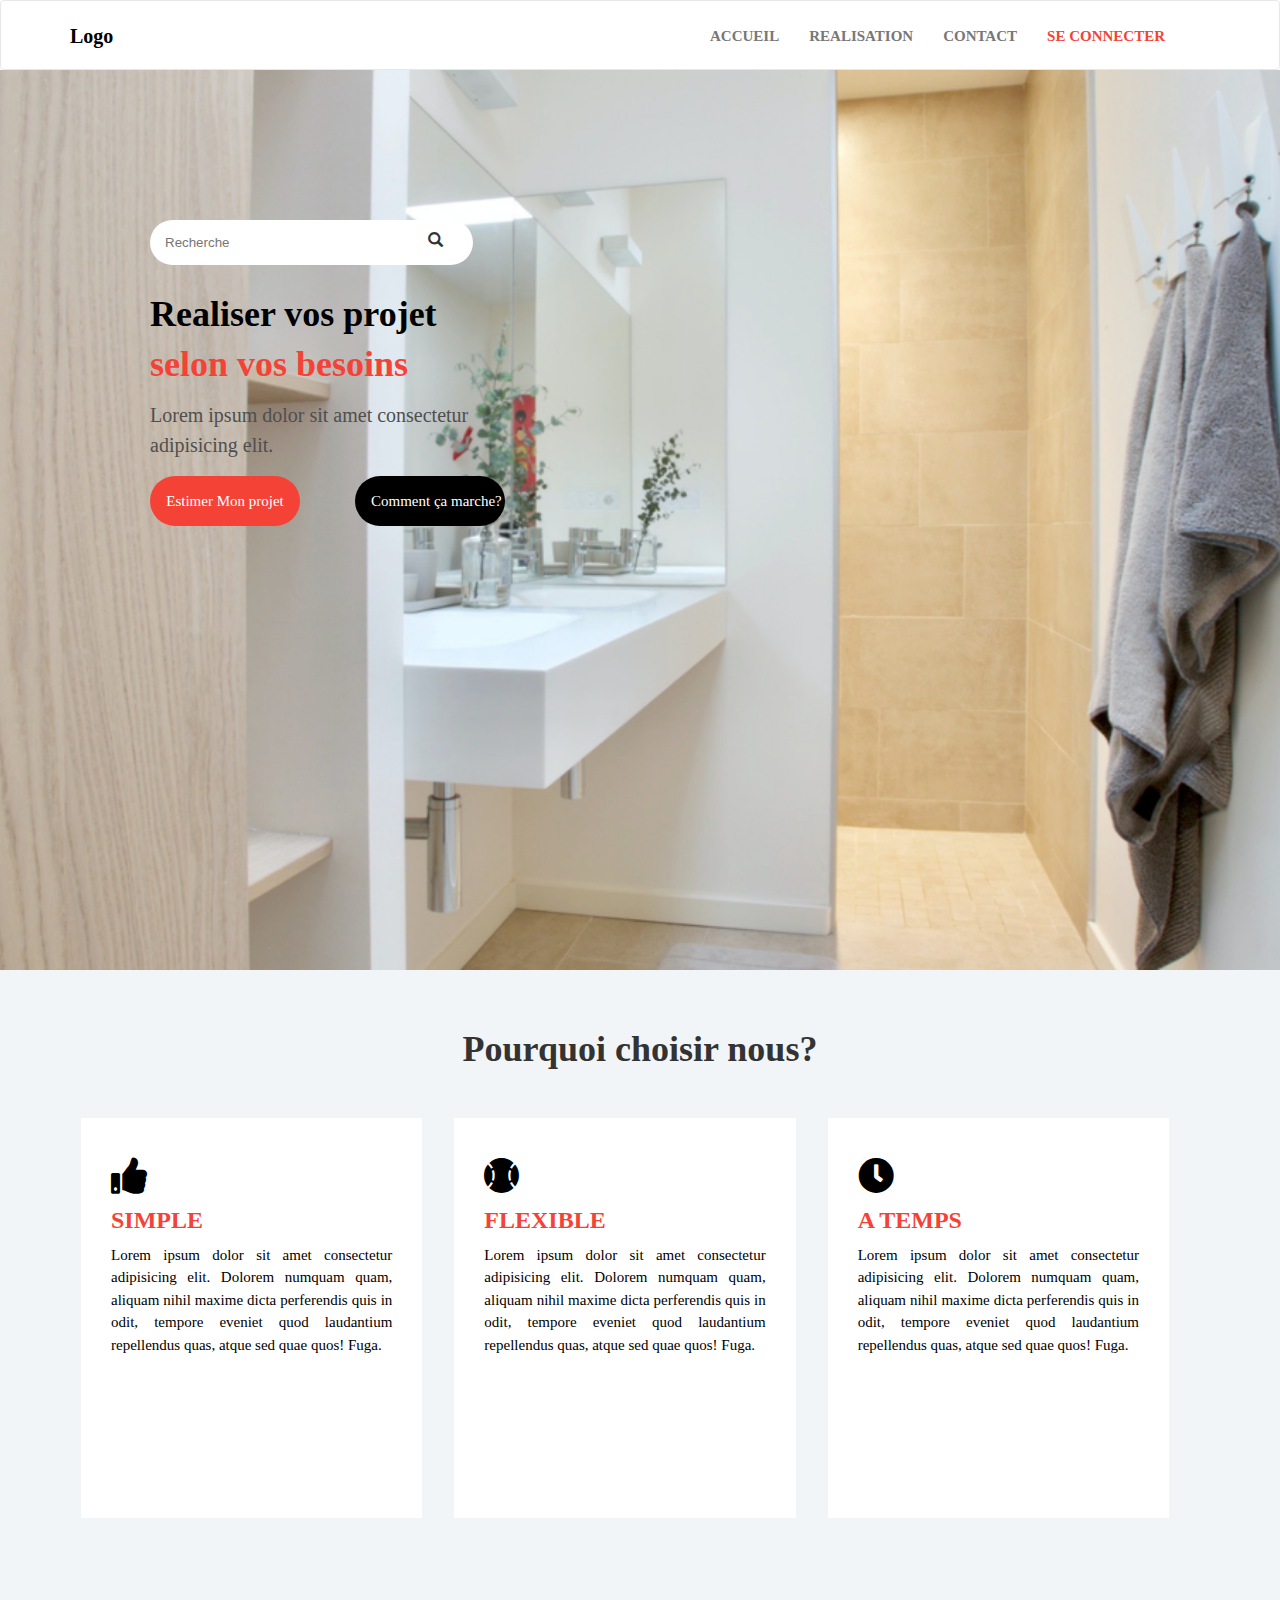
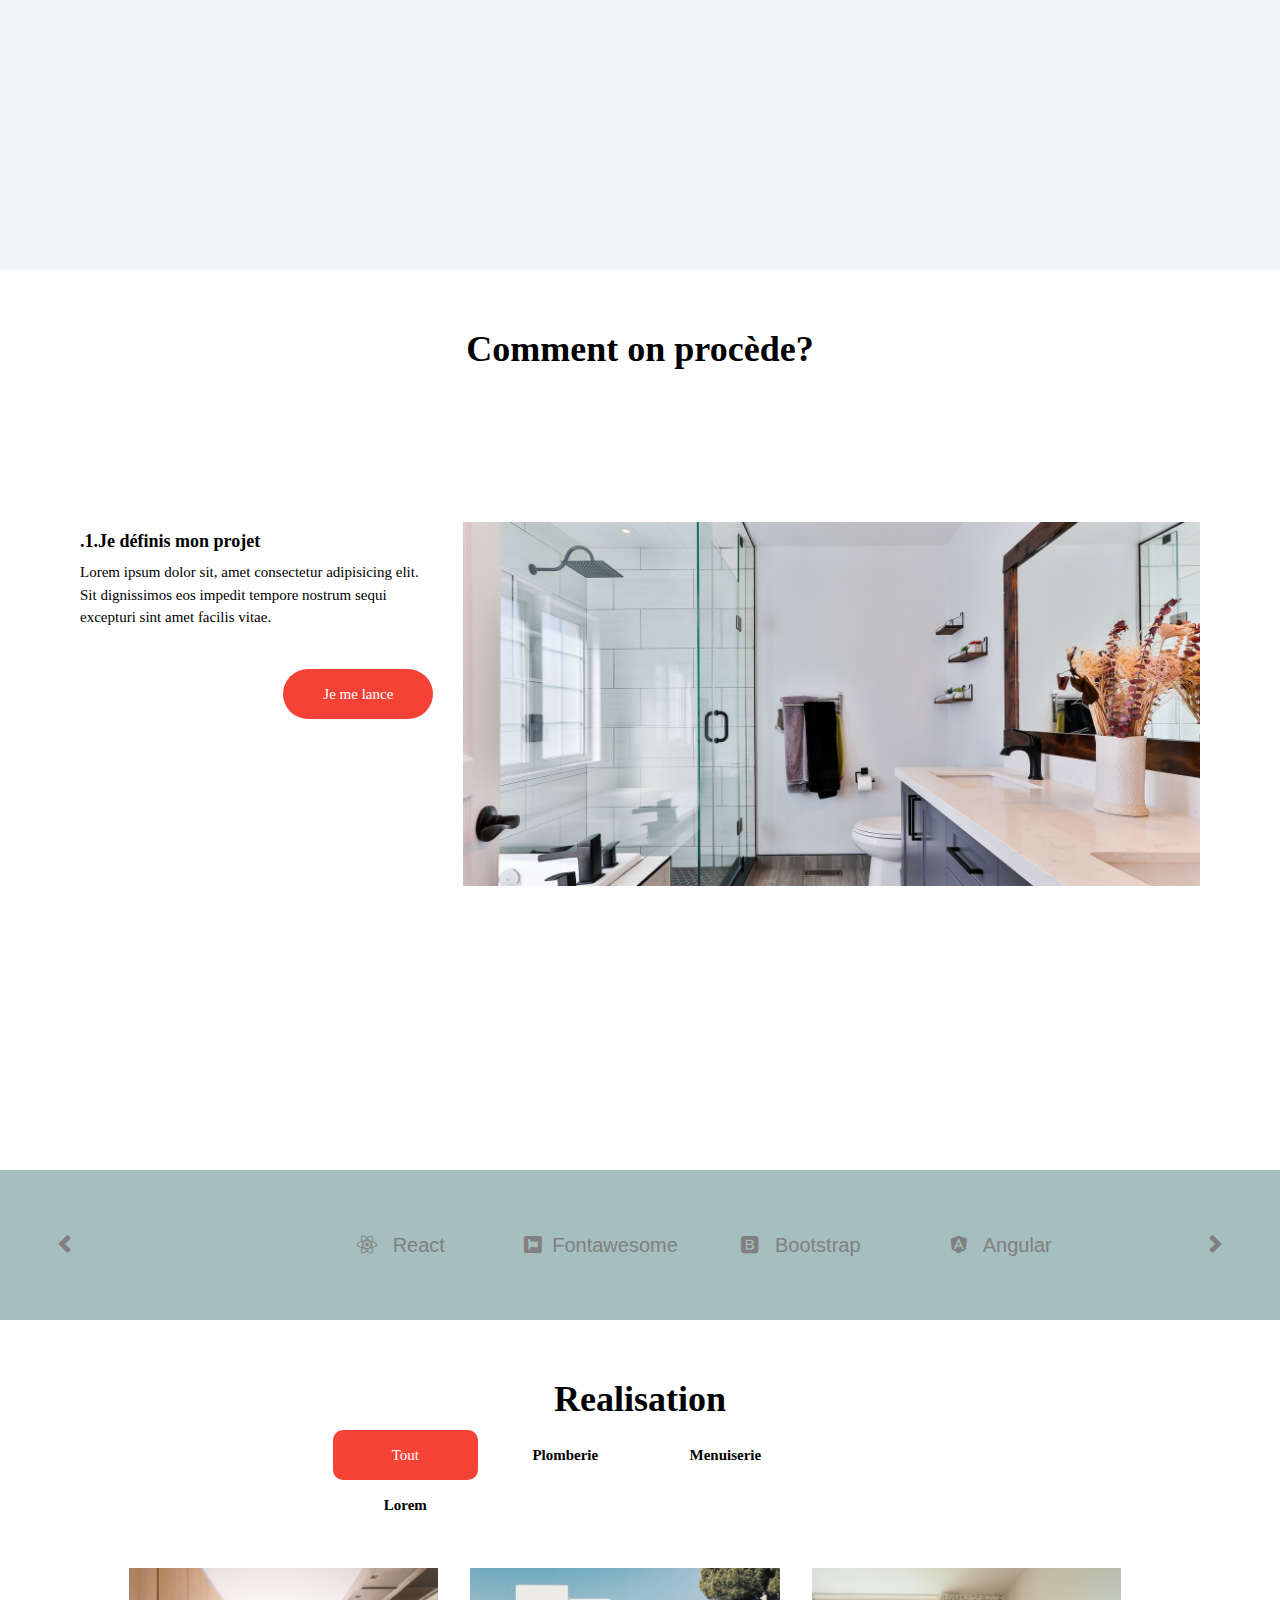
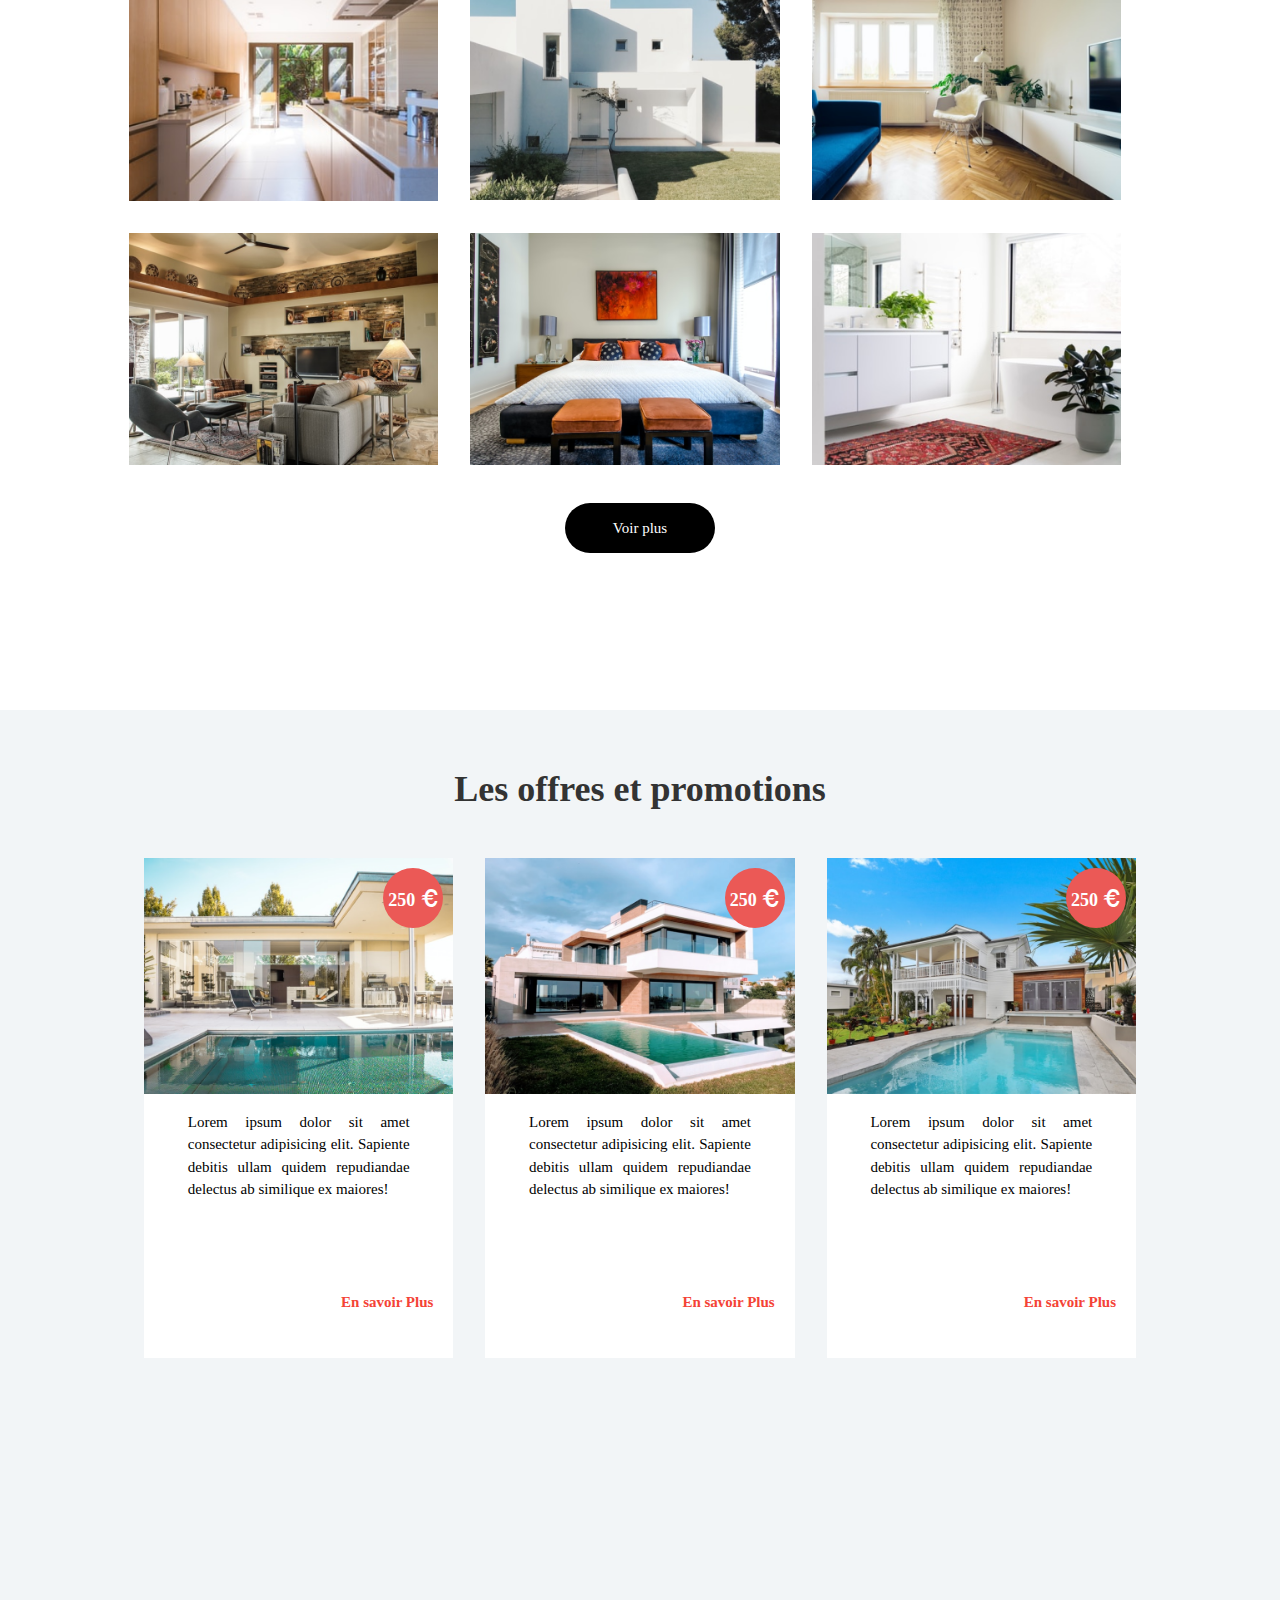
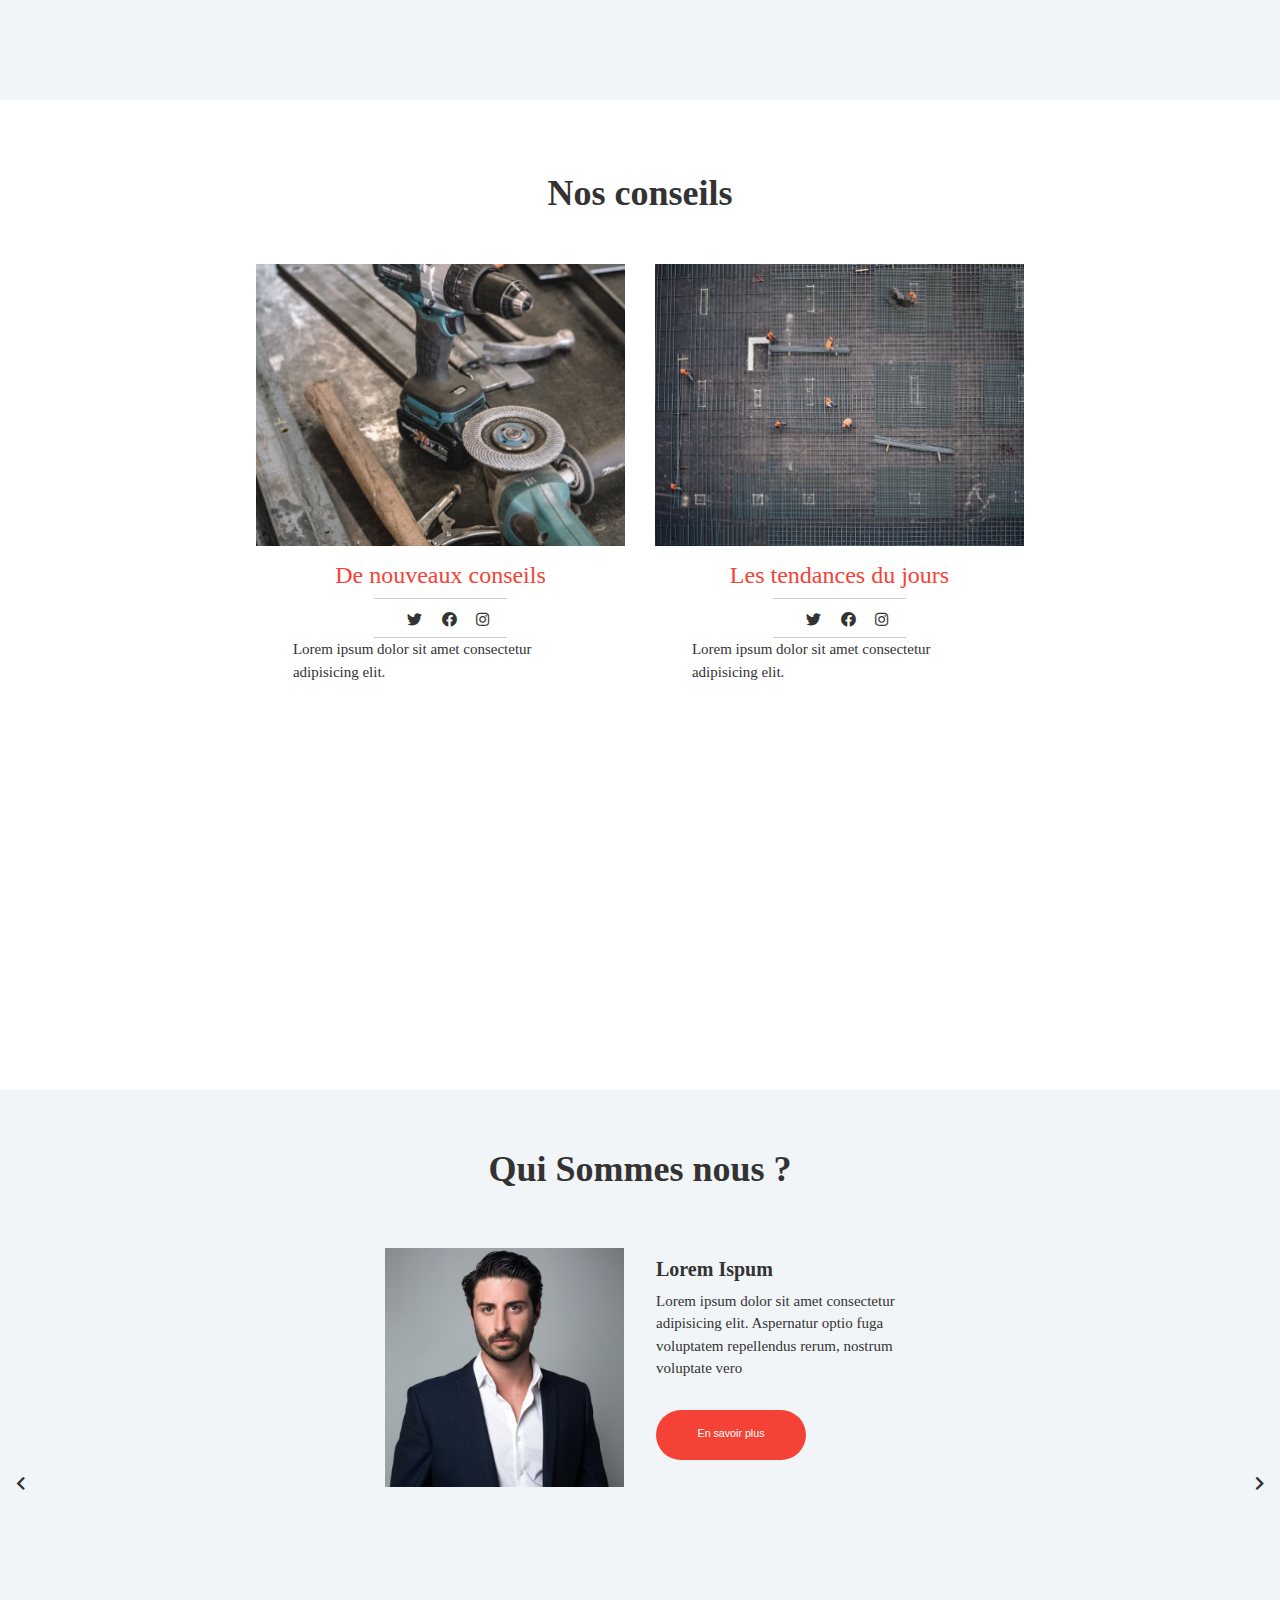
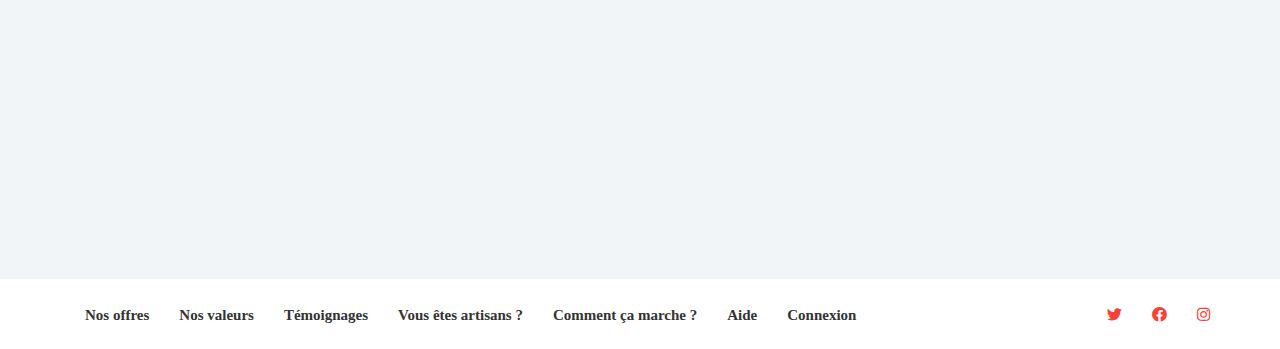
<file: Index.html>
<!DOCTYPE html>
<html lang="fr">

  <head>
    <meta charset="UTF-8">
    <meta http-equiv="X-UA-Compatible" content="IE=edge">
    <meta name="viewport" content="width=device-width, initial-scale=1.0">
    <title>Document</title>
    <link rel="stylesheet" href="Framework/Bootstrap/bootstrap 3.7/css/bootstrap.min.css">
    <link rel="stylesheet" href="Framework/fontawesome/css/all.min.css">
    <link rel="stylesheet" href="Framework/W3.css/4/w3.css">
    <link rel="stylesheet" href="style.css">
  </head>

  <body>
    <!-- navbar -->
    <nav class="navbar w3-white navbar-default">
      <div class="container">
        <div class="navbar-header">
          <button type="button" class="navbar-toggle" data-toggle="collapse" data-target="#myNavbar">
            <span class="glyphicon glyphicon-menu-hamburger"></span>
          </button>
          <a class="Logo w3-text-black navbar-brand" href="#"><strong>Logo </strong></a>
        </div>
        <div class="collapse navbar-collapse" id="myNavbar">
          <ul class="nav navbar-nav navbar-right">
            <li>
              <a href="#"><strong>ACCUEIL</strong></a>
            </li>
            <li>
              <a href="#"><strong>REALISATION</strong></a>
            </li>
            <li>
              <a href="#"><strong>CONTACT</strong></a>
            </li>
            <li>
              <a href="#" class="w3-text-red"><strong>SE CONNECTER</strong></a>
            </li>
            <!-- Search french and american flag -->
            <li>
              <a href="#">
                <span class=""></span></a>
            </li>
          </ul>
        </div>
      </div>
    </nav>
    <!-- -->
    <div class="box1">
      <div class="inside-box">
        <div class="search">
          <input type="text" class="search-input rounded" placeholder="Recherche" name="" id="">
          <div class="search-icon">
            <span class="glyphicon glyphicon-search"></span>
          </div>
        </div>
        <h1 class="w3-text-black">
          <strong>
            Realiser vos projet</strong>
        </h1>
        <h1 class="w3-text-red">
          <strong>
            selon vos besoins
          </strong>
        </h1>
        <p class="w3-margin-top w3-margin-bottom">Lorem ipsum dolor sit amet consectetur adipisicing elit.</p>
        <div class="row w3-margin-top">
          <div class="col-sm-6">
            <button class="w3-btn w3-red rounded">Estimer Mon projet</button>
          </div>
          <div class="col-sm-6">
            <button class="w3-btn w3-black rounded second">Comment ça marche?</button>
          </div>
        </div>
      </div>
    </div>
    <!-- second -->
    <div class="box2">
      <h1 class="w3-center title2">
        <strong>
          Pourquoi choisir nous?
        </strong>
      </h1>
      <div class="row full">
        <div class="col-sm-4 w3-padding">
          <div class="full w3-white card">
            <h1>
              <span class="fa fa-thumbs-up w3-text-black"></span></h1>
            <h3 class="w3-text-red"><strong>SIMPLE</strong></h3>
            <p>Lorem ipsum dolor sit amet consectetur adipisicing elit. Dolorem numquam quam, aliquam nihil maxime dicta perferendis quis in odit, tempore eveniet quod laudantium repellendus quas, atque sed quae quos! Fuga.</p>
          </div>
        </div>
        <div class="col-sm-4 w3-padding">
          <div class="full w3-white card">
            <h1>
              <span class="fa fa-baseball-ball black"></span></h1>
            <h3 class="w3-text-red">
              <strong>
                FLEXIBLE</strong>
            </h3>
            <p>Lorem ipsum dolor sit amet consectetur adipisicing elit. Dolorem numquam quam, aliquam nihil maxime dicta perferendis quis in odit, tempore eveniet quod laudantium repellendus quas, atque sed quae quos! Fuga.</p>
          </div>
        </div>
        <div class="col-sm-4 w3-padding">
          <div class="full w3-white card">
            <h1>
              <span class="fa fa-clock w3-text-black"></span></h1>
            <h3 class="w3-text-red">
              <strong>A TEMPS</strong>
            </h3>
            <p>Lorem ipsum dolor sit amet consectetur adipisicing elit. Dolorem numquam quam, aliquam nihil maxime dicta perferendis quis in odit, tempore eveniet quod laudantium repellendus quas, atque sed quae quos! Fuga.</p>
          </div>
        </div>
      </div>
    </div>
    <!-- third -->
    <div class="box2 w3-white">
      <h1 class="w3-center title2">
        <strong>
          Comment on procède?
        </strong>
      </h1>
      <div class="row">
        <div class="col-sm-4 w3-padding-48">
          <div class="relative w3-padding-64">
            <h5>
              <strong>.1.Je définis mon projet</strong>
            </h5>
            <p>Lorem ipsum dolor sit, amet consectetur adipisicing elit. Sit dignissimos eos impedit tempore nostrum sequi excepturi sint amet facilis vitae.</p>
            <button class="w3-btn w3-red rounded w3-right third-button">Je me lance</button>
          </div>
        </div>
        <div class="col-sm-8 w3-padding-top-48">
          <div class="w3-padding-64">
            <img width="100%" src="Images/Rectangle 5.png" " alt=" " srcset=" ">
          </div>
        </div>
      </div>
    </div>
    <div class=" collaborate">
      <button class="w3-left">
        <span class="glyphicon glyphicon-chevron-left"></span></button>
      <button class="w3-right">
        <span class="glyphicon glyphicon-chevron-right"></span></button>
      <div class="container w3-center collaborate-list">
        <ul class="navbar-nav nav">
            <li><a href="#"><span class="fab fa-react"></span> React</a></li>
            <li><a href="#"><span class="fab fa-font-awesome"></span>Fontawesome</a></li>
            <li><a href=""><span class="fab fa-bootstrap"></span> Bootstrap</a></li>
            <li><a href=""><span class="fab fa-angular"></span> Angular</a></li>
        </ul>
      </div>
    </div>
    <!-- -->
    <div class="box3 w3-white">
      <h1 class="w3-center">
        <strong>Realisation</strong>
      </h1>
      <div class="menu-list">
        <ul class="nav navbar-nav">
          <li><a href="" class="w3-red">Tout</a></li>
          <li><a href="" ><strong>Plomberie</strong></a></li>
          <li><a href="" ><strong>Menuiserie</strong></a></li>
          <li><a href="" ><strong>Lorem</strong></a></li>
        </ul>
      </div>
      <div class="content">
        <div class="row menu-list"></div>
        <div class="row full">
          <div class="col-sm-4 w3-padding">
            <img src="Images/Background-5.png" alt="">
          </div>
          <div class="col-sm-4 w3-padding">
            <img src="Images/Background-3.png" alt="">
          </div>
          <div class="col-sm-4 w3-padding">
            <img src="Images/Background.png" alt="">
          </div>
        </div>
        <div class="row full w3-margin-top">
          <div class="w3-padding col-sm-4">
            <img src="Images/Background-4.png" alt="">

          </div>
          <div class="w3-padding col-sm-4">
            <img src="Images/Background-2.png" alt="">
          </div>
          <div class="w3-padding col-sm-4">
            <img src="Images/Background-1.png" alt="">
          </div>
        </div>
        <div class="w3-center">
          <button class="rounded w3-btn w3-black third-button">Voir plus</button>
        </div>
      </div>
    </div>
    <!-- -->
    <div class="box5">
      <h1 class="w3-center title2">
        <strong>Les offres et promotions</strong>
      </h1>
      <div class="content">
        <div class="w3-padding col-sm-4">
          <div class="card-2 w3-white relative">
            <div class="price">
              <h5>
                <strong>250</strong>
                <span class="glyphicon glyphicon-euro"></span></h5>
            </div>
            <img src="Images/Rectangle 11-4.png" alt="">
            <div class="w3-container w3-margin-top">
              <p>Lorem ipsum dolor sit amet consectetur adipisicing elit. Sapiente debitis ullam quidem repudiandae delectus ab similique ex maiores!</p>
            </div>
            <a href="#" class="w3-text-red"><strong> En savoir Plus</strong></a>
          </div>
        </div>
        <div class="w3-padding col-sm-4">
          <div class="card-2 w3-white relative">
            <div class="price">
              <h5>
                <strong>250</strong>
                <span class="glyphicon glyphicon-euro"></span></h5>
            </div>
            <img src="Images/Rectangle 11-3.png" alt="">
            <div class="w3-container w3-margin-top">
              <p>Lorem ipsum dolor sit amet consectetur adipisicing elit. Sapiente debitis ullam quidem repudiandae delectus ab similique ex maiores!</p>
            </div>
            <a href="#" class="w3-text-red"><strong> En savoir Plus</strong></a>
          </div>
        </div>
        <div class="w3-padding col-sm-4">
          <div class="card-2 w3-white relative">
            <div class="price">
              <h5>
                <strong>250</strong>
                <span class="glyphicon glyphicon-euro"></span></h5>
            </div>
            <img src="Images/Rectangle 11-2.png" alt="">
            <div class="w3-container w3-margin-top">
              <p>Lorem ipsum dolor sit amet consectetur adipisicing elit. Sapiente debitis ullam quidem repudiandae delectus ab similique ex maiores!</p>
            </div>
            <a href="#" class="w3-text-red"><strong> En savoir Plus</strong></a>
          </div>
        </div>
      </div>
    </div>
    <!-- Nos Conseils -->
    <div class="box6 w3-padding-top-64">
        <h1 class="w3-center"><strong>Nos conseils</strong></h1>
        <div class="content">
            <div class="row">
                <div class="col-sm-6 relative">
                    <img src="Images/Rectangle 11-1.png" alt="">
                    <h3 class="w3-text-red w3-margin-top w3-center">De nouveaux conseils</h3>
                    <div class="text w3-center">
                        <div class="rsc w3-border-bottom w3-border-top">
                            <a href="#" class="link"><span class="fab fa-twitter"></span></a>
                            <a href="#" class="link"><span class="fab fa-facebook"></span></a>
                            <a href="#" class="link"><span class="fab fa-instagram"></span></a>
                        </div>
                    </div>
                    <p class="w3-centered">Lorem ipsum dolor sit amet consectetur adipisicing elit.</p>
                </div>
                <div class="col-sm-6">
                    <img src="Images/Rectangle 11.png" alt="">   
                    <h3 class="w3-text-red w3-margin-top w3-center">Les tendances du jours</h3>
                    <div class="text w3-center">
                        <div class="rsc w3-border-bottom w3-border-top">
                            <a href="#" class="link"><span class="fab fa-twitter"></span></a>
                            <a href="#" class="link"><span class="fab fa-facebook"></span></a>
                            <a href="#" class="link"><span class="fab fa-instagram"></span></a>
                        </div>
                    </div>
                    <p class="w3-centered">Lorem ipsum dolor sit amet consectetur adipisicing elit.</p>
                </div>
            </div>
        </div>
    </div>
    <!-- Qui sommes nous -->
    <div class="box7 w3-display-container">
        <h1 class="w3-center"><strong>Qui Sommes nous ?</strong></h1>
        <button class="w3-btn w3-display-left"><span class="fa fa-chevron-left"></span></button>
        <button class="w3-btn w3-right w3-display-right"><span class="fa fa-chevron-right"></span></button>
        <div class="row margin-top">
            <div class="col-sm-6 w3-padding">
                <img src="Images/Rectangle 12.png" alt="">
            </div>
            <div class="col-sm-6 w3-padding">
                <h4><strong>Lorem Ispum</strong> </h4>
                <p>Lorem ipsum dolor sit amet consectetur adipisicing elit. Aspernatur optio fuga voluptatem repellendus rerum, nostrum voluptate vero</p>
                <a href="" class="w3-red rounded w3-btn">En savoir plus</a href="">
            </div>
        </div>
    </div>
    <!-- footer -->
    <nav class="navbar w3-whhite">
        <div class="container">
            <ul class="nav navbar-nav">
                <li><a href=""><strong> Nos offres</strong></a></li>
                <li><a href=""><strong>Nos valeurs</strong></a></li>
                <li><a href=""><strong>Témoignages</strong></a></li>
                <li><a href=""><strong>Vous êtes artisans ?</strong></a></li>
                <li><a href=""><strong>Comment ça marche ?</strong></a></li>
                <li><a href=""><strong>Aide</strong></a></li>
                <li><a href=""><strong>Connexion</strong></a></li>
            </ul>
            <ul class="navbar-right navbar-nav nav">
                <li><a href="" class="w3-text-red"><span class="fab fa-twitter"></span></a></li>
                <li><a href="" class="w3-text-red"><span class="fab fa-facebook"></span></a></li>
                <li><a href="" class="w3-text-red"><span class="fab fa-instagram"></span></a></li>
            </ul>
        </div>
    </nav>
    <script src="Framework/Javascript/Jquery/jquery 3.5.1.js"></script>
    <script src="Framework/Bootstrap/bootstrap 3.7/js/bootstrap.min.js"></script>
    <script src="Framework/Scrollr/skrollr.min.js"></script>
    <script>
        var s = skrollr.init();
    </script>
  </body>

</html>
</file>
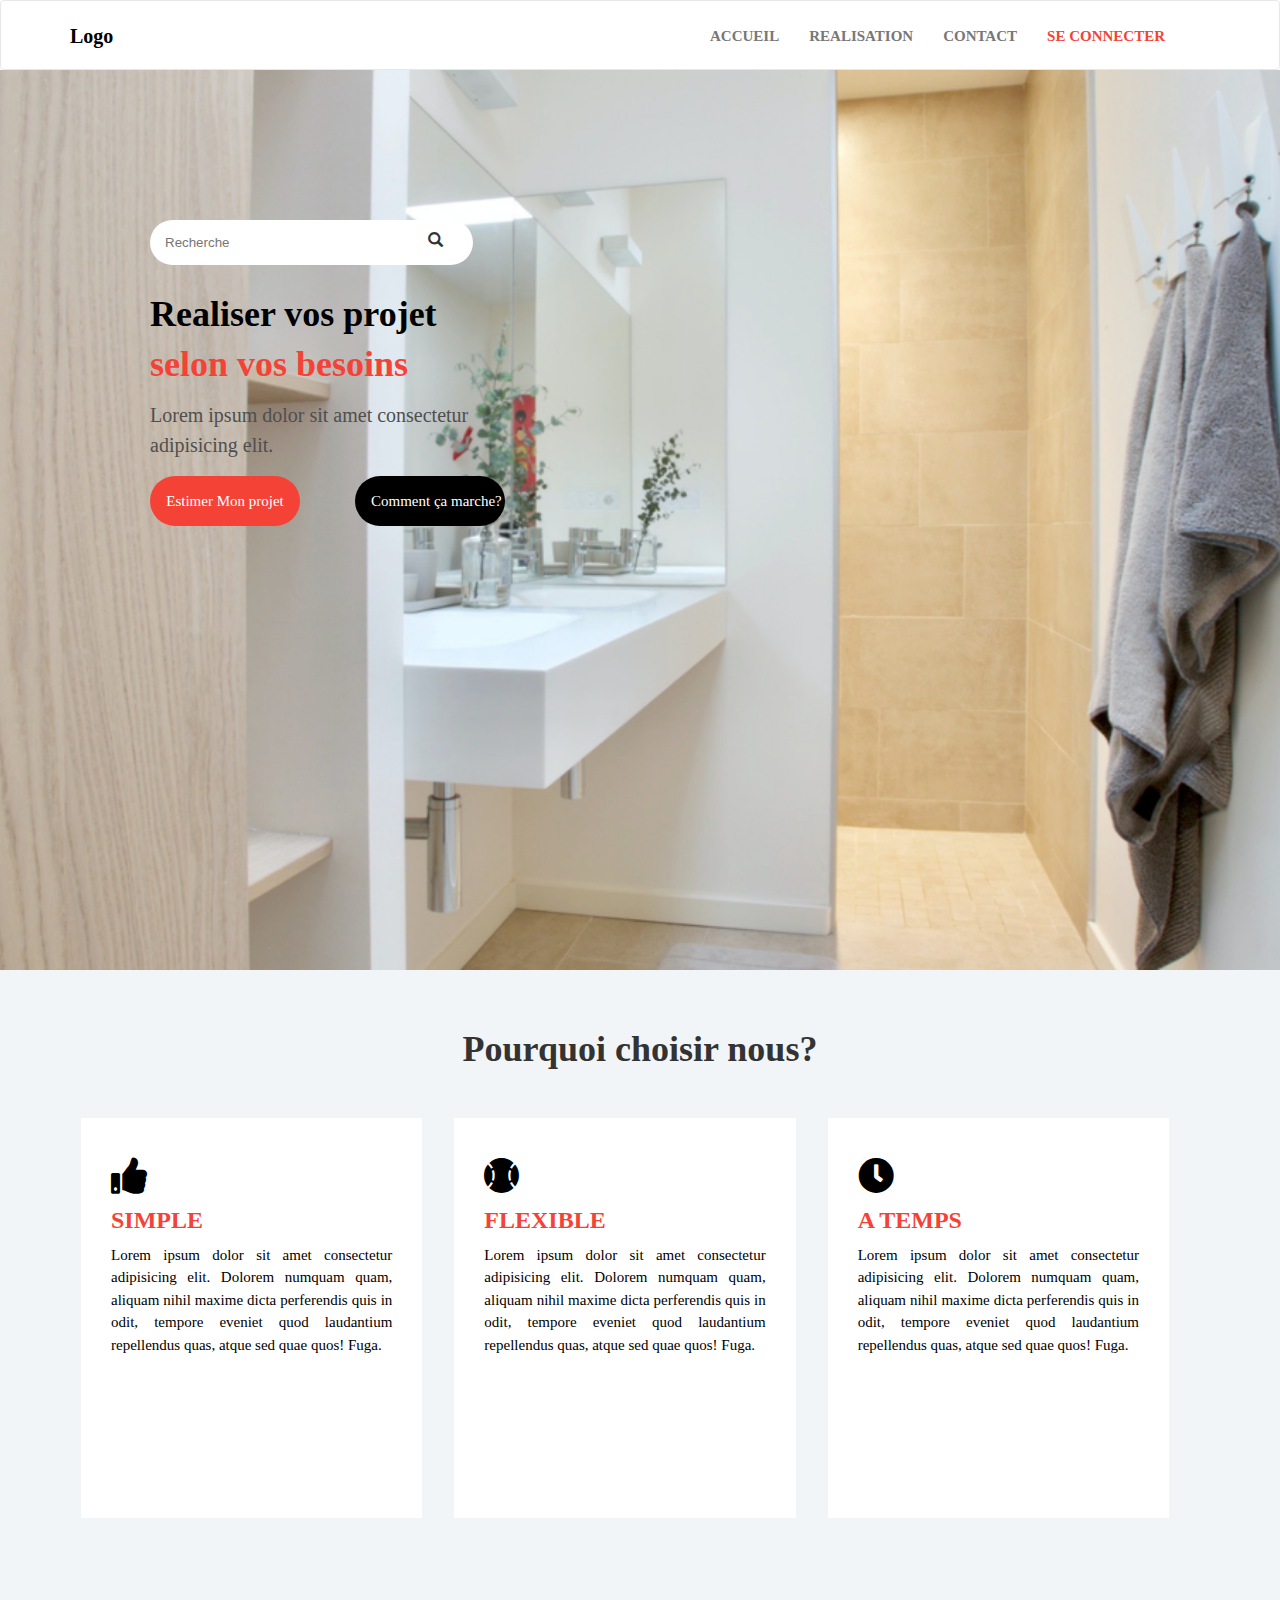
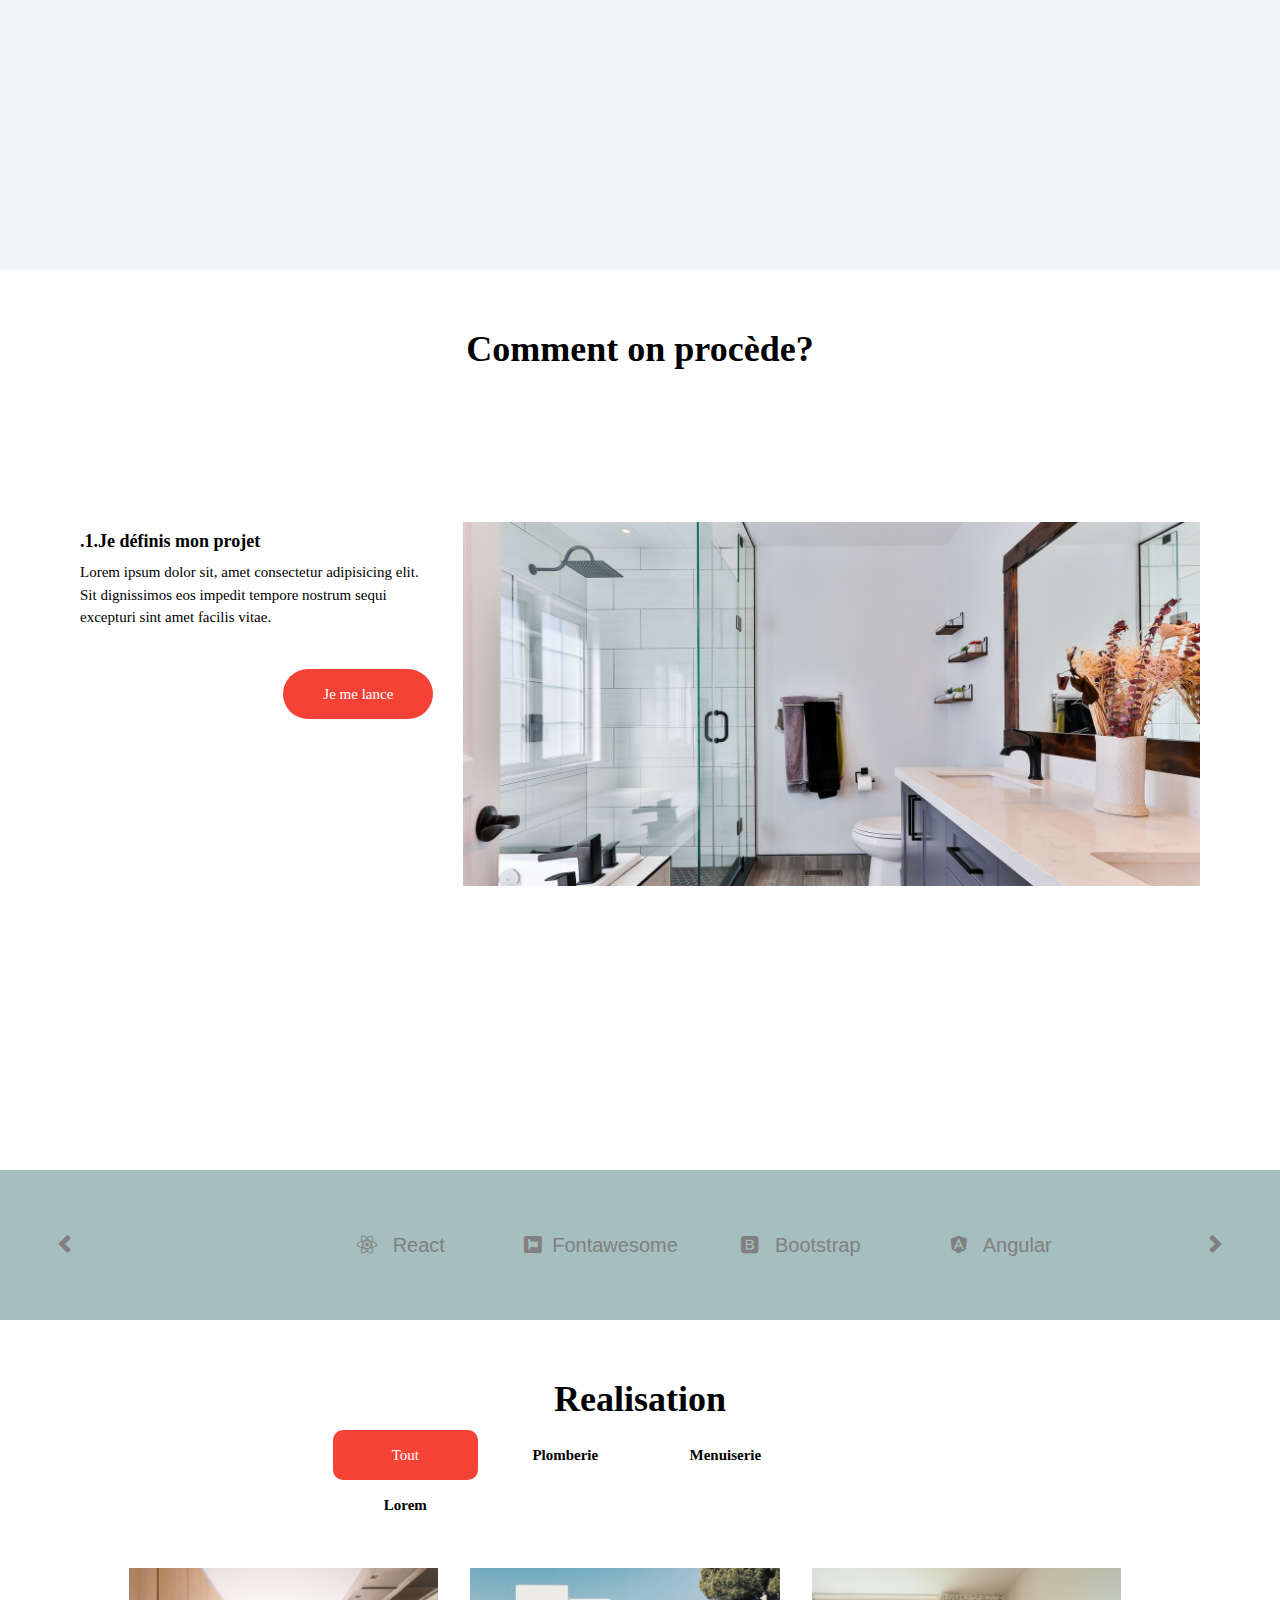
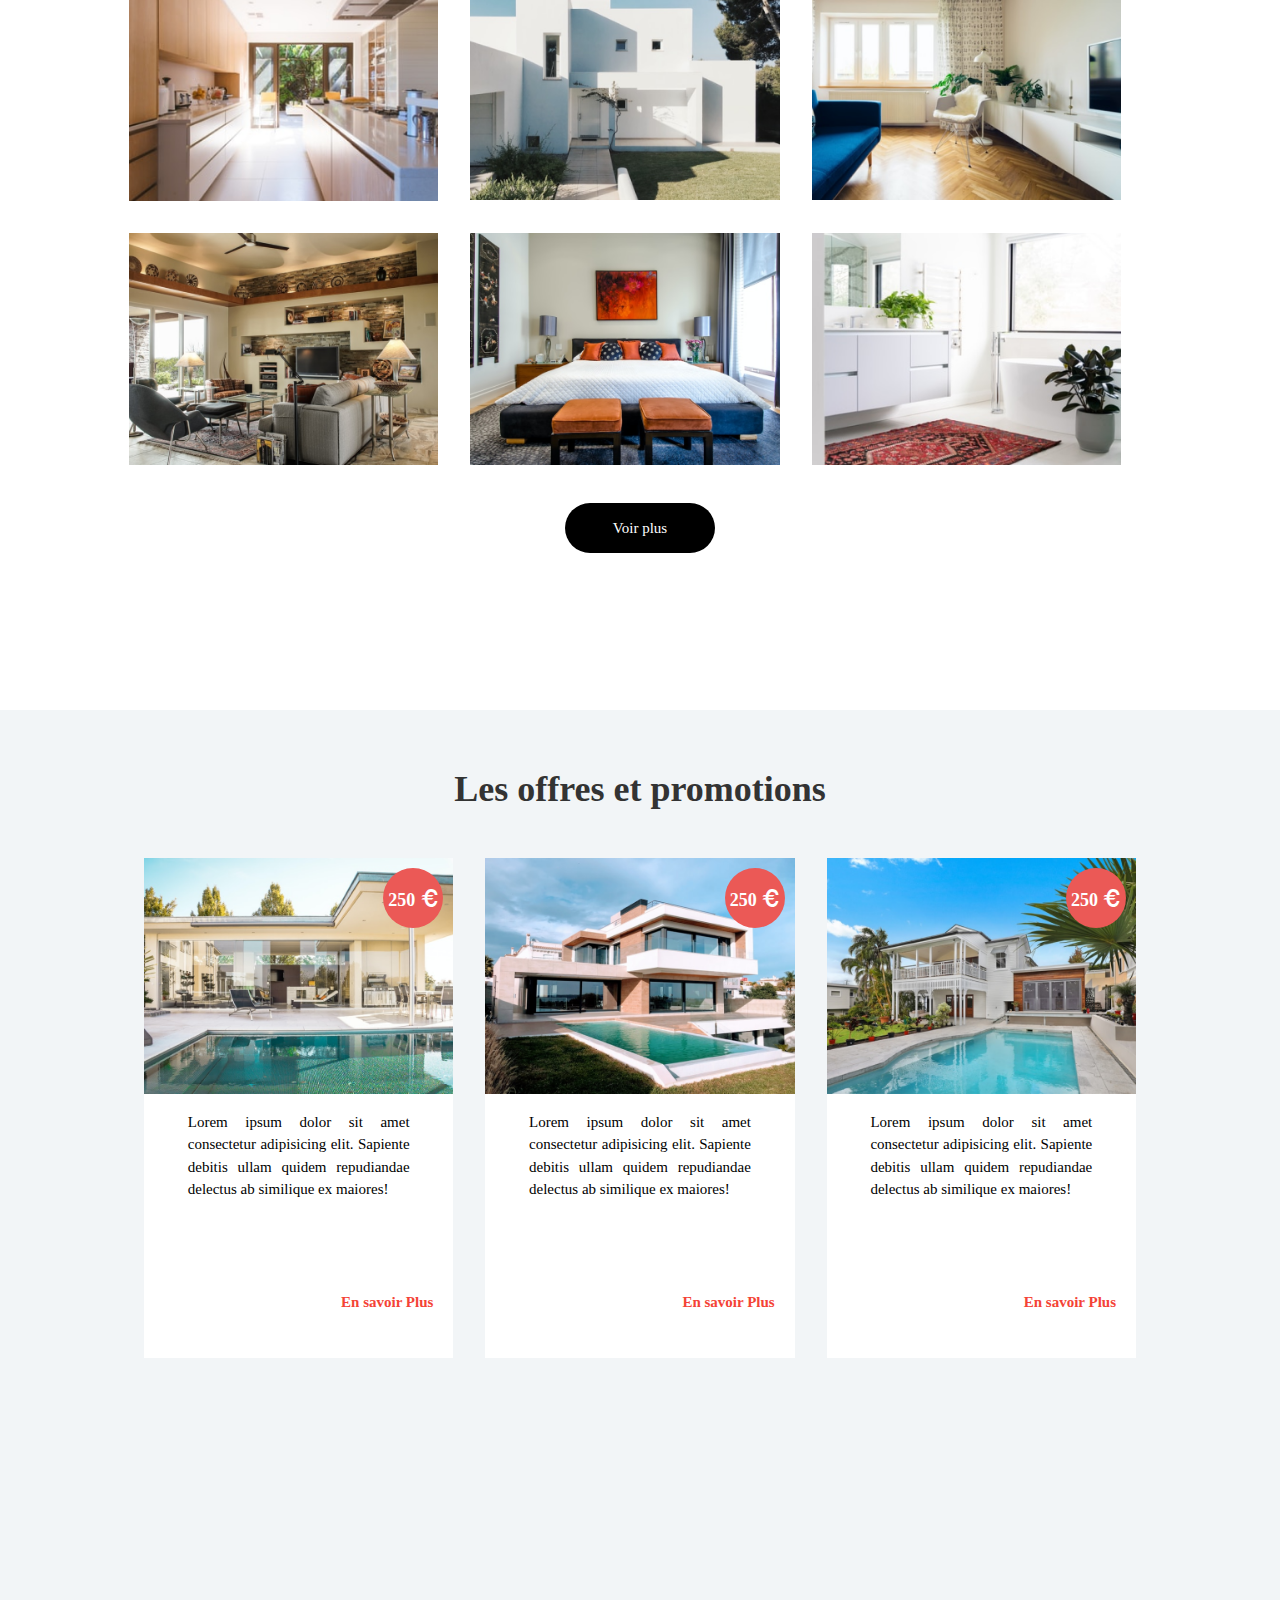
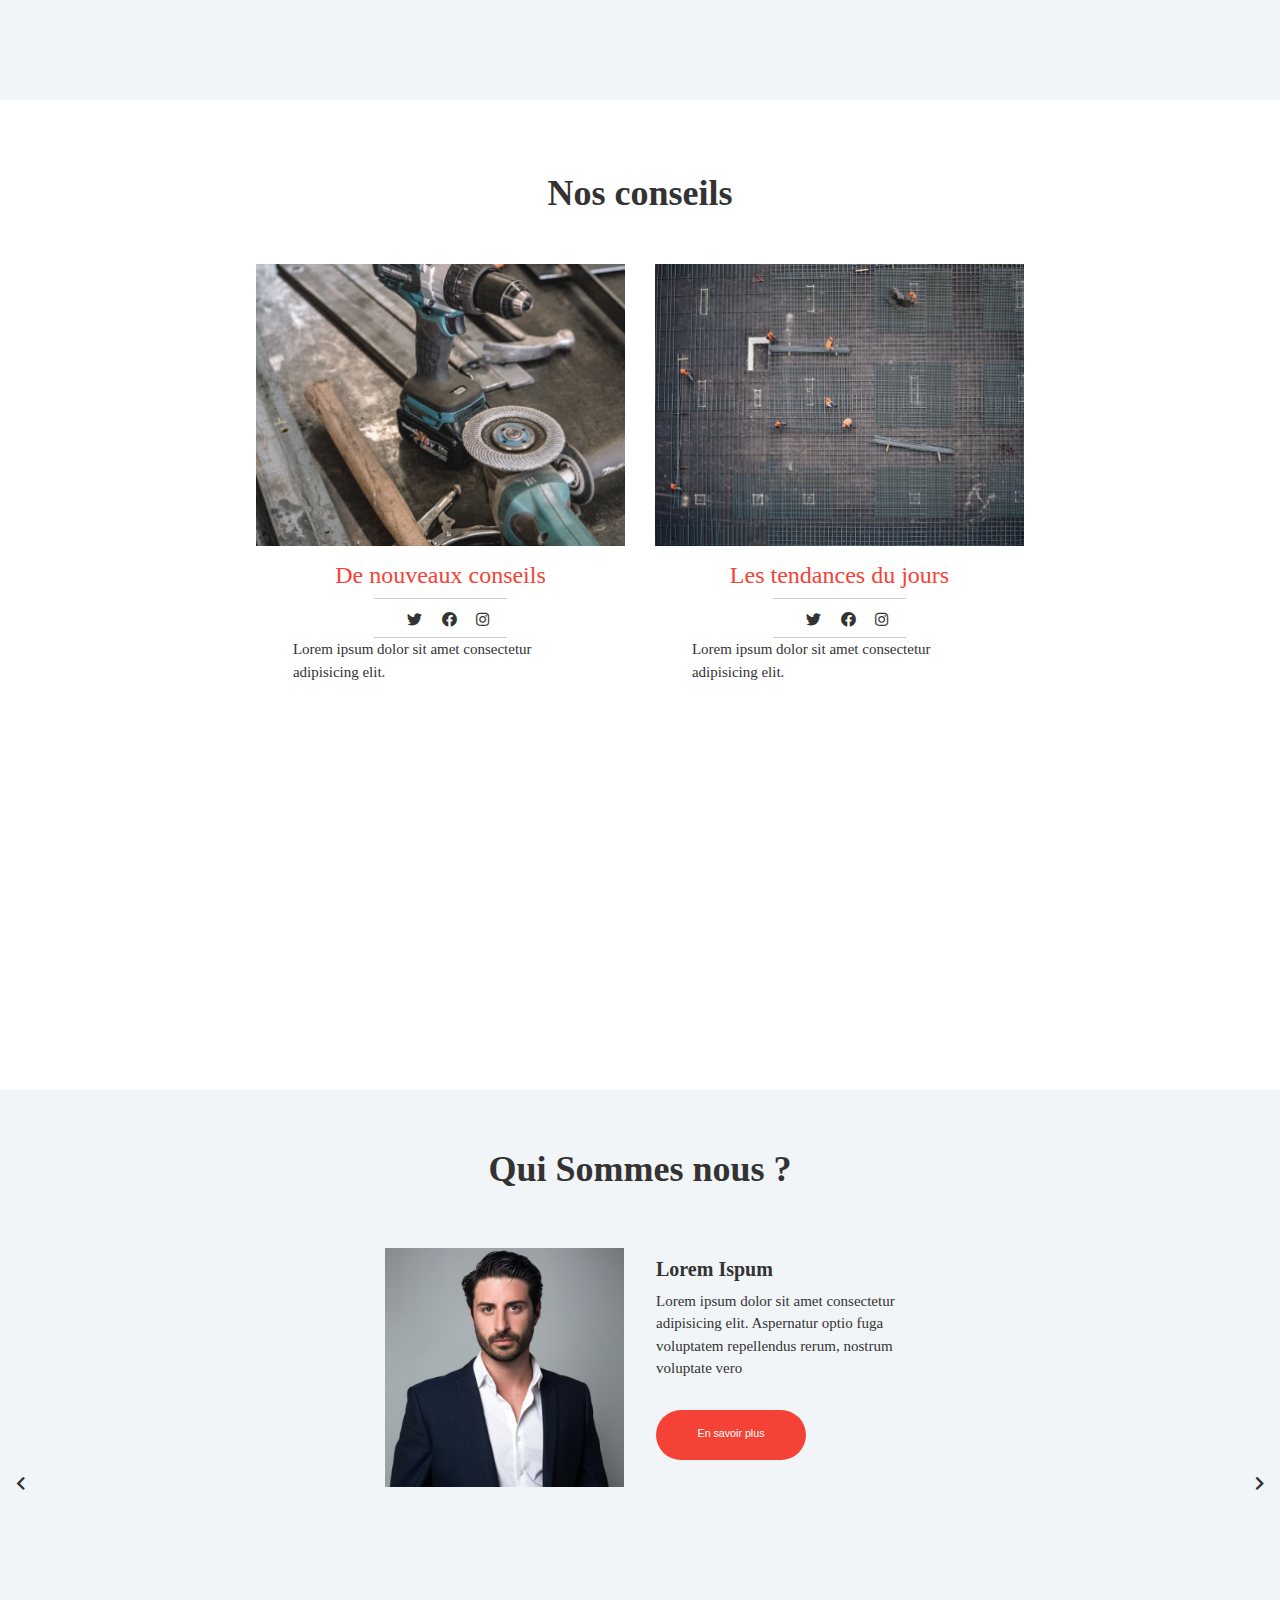
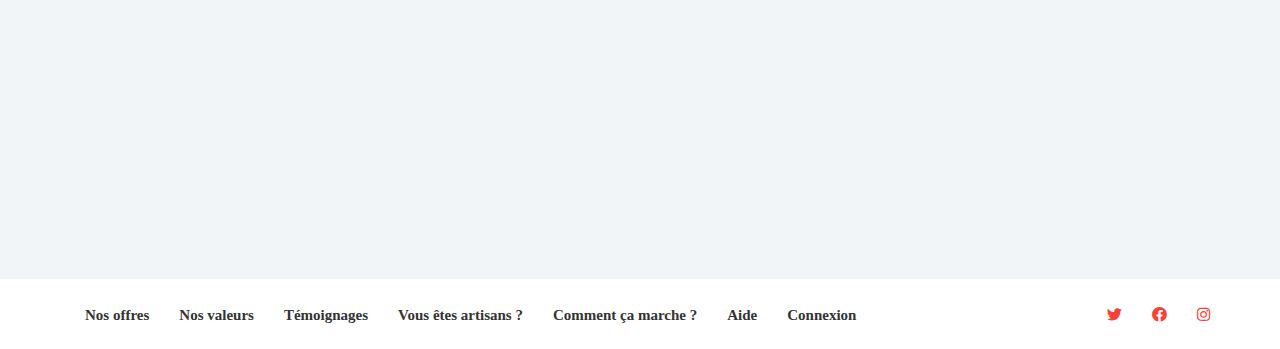
<file: index.html>
<!DOCTYPE html>
<html lang="fr">

  <head>
    <meta charset="UTF-8">
    <meta http-equiv="X-UA-Compatible" content="IE=edge">
    <meta name="viewport" content="width=device-width, initial-scale=1.0">
    <title>Document</title>
    <link rel="stylesheet" href="Framework/Bootstrap/bootstrap 3.7/css/bootstrap.min.css">
    <link rel="stylesheet" href="Framework/fontawesome/css/all.min.css">
    <link rel="stylesheet" href="Framework/W3.css/4/w3.css">
    <link rel="stylesheet" href="style.css">
  </head>

  <body>
    <!-- navbar -->
    <nav class="navbar w3-white navbar-default">
      <div class="container">
        <div class="navbar-header">
          <button type="button" class="navbar-toggle" data-toggle="collapse" data-target="#myNavbar">
            <span class="glyphicon glyphicon-menu-hamburger"></span>
          </button>
          <a class="Logo w3-text-black navbar-brand" href="#"><strong>Logo </strong></a>
        </div>
        <div class="collapse navbar-collapse" id="myNavbar">
          <ul class="nav navbar-nav navbar-right">
            <li>
              <a href="#"><strong>ACCUEIL</strong></a>
            </li>
            <li>
              <a href="#"><strong>REALISATION</strong></a>
            </li>
            <li>
              <a href="#"><strong>CONTACT</strong></a>
            </li>
            <li>
              <a href="#" class="w3-text-red"><strong>SE CONNECTER</strong></a>
            </li>
            <!-- Search french and american flag -->
            <li>
              <a href="#">
                <span class=""></span></a>
            </li>
          </ul>
        </div>
      </div>
    </nav>
    <!-- -->
    <div class="box1">
      <div class="inside-box">
        <div class="search">
          <input type="text" class="search-input rounded" placeholder="Recherche" name="" id="">
          <div class="search-icon">
            <span class="glyphicon glyphicon-search"></span>
          </div>
        </div>
        <h1 class="w3-text-black">
          <strong>
            Realiser vos projet</strong>
        </h1>
        <h1 class="w3-text-red">
          <strong>
            selon vos besoins
          </strong>
        </h1>
        <p class="w3-margin-top w3-margin-bottom">Lorem ipsum dolor sit amet consectetur adipisicing elit.</p>
        <div class="row w3-margin-top">
          <div class="col-sm-6">
            <button class="w3-btn w3-red rounded">Estimer Mon projet</button>
          </div>
          <div class="col-sm-6">
            <button class="w3-btn w3-black rounded second">Comment ça marche?</button>
          </div>
        </div>
      </div>
    </div>
    <!-- second -->
    <div class="box2">
      <h1 class="w3-center title2">
        <strong>
          Pourquoi choisir nous?
        </strong>
      </h1>
      <div class="row full">
        <div class="col-sm-4 w3-padding">
          <div class="full w3-white card">
            <h1>
              <span class="fa fa-thumbs-up w3-text-black"></span></h1>
            <h3 class="w3-text-red"><strong>SIMPLE</strong></h3>
            <p>Lorem ipsum dolor sit amet consectetur adipisicing elit. Dolorem numquam quam, aliquam nihil maxime dicta perferendis quis in odit, tempore eveniet quod laudantium repellendus quas, atque sed quae quos! Fuga.</p>
          </div>
        </div>
        <div class="col-sm-4 w3-padding">
          <div class="full w3-white card">
            <h1>
              <span class="fa fa-baseball-ball black"></span></h1>
            <h3 class="w3-text-red">
              <strong>
                FLEXIBLE</strong>
            </h3>
            <p>Lorem ipsum dolor sit amet consectetur adipisicing elit. Dolorem numquam quam, aliquam nihil maxime dicta perferendis quis in odit, tempore eveniet quod laudantium repellendus quas, atque sed quae quos! Fuga.</p>
          </div>
        </div>
        <div class="col-sm-4 w3-padding">
          <div class="full w3-white card">
            <h1>
              <span class="fa fa-clock w3-text-black"></span></h1>
            <h3 class="w3-text-red">
              <strong>A TEMPS</strong>
            </h3>
            <p>Lorem ipsum dolor sit amet consectetur adipisicing elit. Dolorem numquam quam, aliquam nihil maxime dicta perferendis quis in odit, tempore eveniet quod laudantium repellendus quas, atque sed quae quos! Fuga.</p>
          </div>
        </div>
      </div>
    </div>
    <!-- third -->
    <div class="box2 w3-white">
      <h1 class="w3-center title2">
        <strong>
          Comment on procède?
        </strong>
      </h1>
      <div class="row">
        <div class="col-sm-4 w3-padding-48">
          <div class="relative w3-padding-64">
            <h5>
              <strong>.1.Je définis mon projet</strong>
            </h5>
            <p>Lorem ipsum dolor sit, amet consectetur adipisicing elit. Sit dignissimos eos impedit tempore nostrum sequi excepturi sint amet facilis vitae.</p>
            <button class="w3-btn w3-red rounded w3-right third-button">Je me lance</button>
          </div>
        </div>
        <div class="col-sm-8 w3-padding-top-48">
          <div class="w3-padding-64">
            <img width="100%" src="Images/Rectangle 5.png" " alt=" " srcset=" ">
          </div>
        </div>
      </div>
    </div>
    <div class=" collaborate">
      <button class="w3-left">
        <span class="glyphicon glyphicon-chevron-left"></span></button>
      <button class="w3-right">
        <span class="glyphicon glyphicon-chevron-right"></span></button>
      <div class="container w3-center collaborate-list">
        <ul class="navbar-nav nav">
            <li><a href="#"><span class="fab fa-react"></span> React</a></li>
            <li><a href="#"><span class="fab fa-font-awesome"></span>Fontawesome</a></li>
            <li><a href=""><span class="fab fa-bootstrap"></span> Bootstrap</a></li>
            <li><a href=""><span class="fab fa-angular"></span> Angular</a></li>
        </ul>
      </div>
    </div>
    <!-- -->
    <div class="box3 w3-white">
      <h1 class="w3-center">
        <strong>Realisation</strong>
      </h1>
      <div class="menu-list">
        <ul class="nav navbar-nav">
          <li><a href="" class="w3-red">Tout</a></li>
          <li><a href="" ><strong>Plomberie</strong></a></li>
          <li><a href="" ><strong>Menuiserie</strong></a></li>
          <li><a href="" ><strong>Lorem</strong></a></li>
        </ul>
      </div>
      <div class="content">
        <div class="row menu-list"></div>
        <div class="row full">
          <div class="col-sm-4 w3-padding">
            <img src="Images/Background-5.png" alt="">
          </div>
          <div class="col-sm-4 w3-padding">
            <img src="Images/Background-3.png" alt="">
          </div>
          <div class="col-sm-4 w3-padding">
            <img src="Images/Background.png" alt="">
          </div>
        </div>
        <div class="row full w3-margin-top">
          <div class="w3-padding col-sm-4">
            <img src="Images/Background-4.png" alt="">

          </div>
          <div class="w3-padding col-sm-4">
            <img src="Images/Background-2.png" alt="">
          </div>
          <div class="w3-padding col-sm-4">
            <img src="Images/Background-1.png" alt="">
          </div>
        </div>
        <div class="w3-center">
          <button class="rounded w3-btn w3-black third-button">Voir plus</button>
        </div>
      </div>
    </div>
    <!-- -->
    <div class="box5">
      <h1 class="w3-center title2">
        <strong>Les offres et promotions</strong>
      </h1>
      <div class="content">
        <div class="w3-padding col-sm-4">
          <div class="card-2 w3-white relative">
            <div class="price">
              <h5>
                <strong>250</strong>
                <span class="glyphicon glyphicon-euro"></span></h5>
            </div>
            <img src="Images/Rectangle 11-4.png" alt="">
            <div class="w3-container w3-margin-top">
              <p>Lorem ipsum dolor sit amet consectetur adipisicing elit. Sapiente debitis ullam quidem repudiandae delectus ab similique ex maiores!</p>
            </div>
            <a href="#" class="w3-text-red"><strong> En savoir Plus</strong></a>
          </div>
        </div>
        <div class="w3-padding col-sm-4">
          <div class="card-2 w3-white relative">
            <div class="price">
              <h5>
                <strong>250</strong>
                <span class="glyphicon glyphicon-euro"></span></h5>
            </div>
            <img src="Images/Rectangle 11-3.png" alt="">
            <div class="w3-container w3-margin-top">
              <p>Lorem ipsum dolor sit amet consectetur adipisicing elit. Sapiente debitis ullam quidem repudiandae delectus ab similique ex maiores!</p>
            </div>
            <a href="#" class="w3-text-red"><strong> En savoir Plus</strong></a>
          </div>
        </div>
        <div class="w3-padding col-sm-4">
          <div class="card-2 w3-white relative">
            <div class="price">
              <h5>
                <strong>250</strong>
                <span class="glyphicon glyphicon-euro"></span></h5>
            </div>
            <img src="Images/Rectangle 11-2.png" alt="">
            <div class="w3-container w3-margin-top">
              <p>Lorem ipsum dolor sit amet consectetur adipisicing elit. Sapiente debitis ullam quidem repudiandae delectus ab similique ex maiores!</p>
            </div>
            <a href="#" class="w3-text-red"><strong> En savoir Plus</strong></a>
          </div>
        </div>
      </div>
    </div>
    <!-- Nos Conseils -->
    <div class="box6 w3-padding-top-64">
        <h1 class="w3-center"><strong>Nos conseils</strong></h1>
        <div class="content">
            <div class="row">
                <div class="col-sm-6 relative">
                    <img src="Images/Rectangle 11-1.png" alt="">
                    <h3 class="w3-text-red w3-margin-top w3-center">De nouveaux conseils</h3>
                    <div class="text w3-center">
                        <div class="rsc w3-border-bottom w3-border-top">
                            <a href="#" class="link"><span class="fab fa-twitter"></span></a>
                            <a href="#" class="link"><span class="fab fa-facebook"></span></a>
                            <a href="#" class="link"><span class="fab fa-instagram"></span></a>
                        </div>
                    </div>
                    <p class="w3-centered">Lorem ipsum dolor sit amet consectetur adipisicing elit.</p>
                </div>
                <div class="col-sm-6">
                    <img src="Images/Rectangle 11.png" alt="">   
                    <h3 class="w3-text-red w3-margin-top w3-center">Les tendances du jours</h3>
                    <div class="text w3-center">
                        <div class="rsc w3-border-bottom w3-border-top">
                            <a href="#" class="link"><span class="fab fa-twitter"></span></a>
                            <a href="#" class="link"><span class="fab fa-facebook"></span></a>
                            <a href="#" class="link"><span class="fab fa-instagram"></span></a>
                        </div>
                    </div>
                    <p class="w3-centered">Lorem ipsum dolor sit amet consectetur adipisicing elit.</p>
                </div>
            </div>
        </div>
    </div>
    <!-- Qui sommes nous -->
    <div class="box7 w3-display-container">
        <h1 class="w3-center"><strong>Qui Sommes nous ?</strong></h1>
        <button class="w3-btn w3-display-left"><span class="fa fa-chevron-left"></span></button>
        <button class="w3-btn w3-right w3-display-right"><span class="fa fa-chevron-right"></span></button>
        <div class="row margin-top">
            <div class="col-sm-6 w3-padding">
                <img src="Images/Rectangle 12.png" alt="">
            </div>
            <div class="col-sm-6 w3-padding">
                <h4><strong>Lorem Ispum</strong> </h4>
                <p>Lorem ipsum dolor sit amet consectetur adipisicing elit. Aspernatur optio fuga voluptatem repellendus rerum, nostrum voluptate vero</p>
                <a href="" class="w3-red rounded w3-btn">En savoir plus</a href="">
            </div>
        </div>
    </div>
    <!-- footer -->
    <nav class="navbar w3-whhite">
        <div class="container">
            <ul class="nav navbar-nav">
                <li><a href=""><strong> Nos offres</strong></a></li>
                <li><a href=""><strong>Nos valeurs</strong></a></li>
                <li><a href=""><strong>Témoignages</strong></a></li>
                <li><a href=""><strong>Vous êtes artisans ?</strong></a></li>
                <li><a href=""><strong>Comment ça marche ?</strong></a></li>
                <li><a href=""><strong>Aide</strong></a></li>
                <li><a href=""><strong>Connexion</strong></a></li>
            </ul>
            <ul class="navbar-right navbar-nav nav">
                <li><a href="" class="w3-text-red"><span class="fab fa-twitter"></span></a></li>
                <li><a href="" class="w3-text-red"><span class="fab fa-facebook"></span></a></li>
                <li><a href="" class="w3-text-red"><span class="fab fa-instagram"></span></a></li>
            </ul>
        </div>
    </nav>
    <script src="Framework/Javascript/Jquery/jquery 3.5.1.js"></script>
    <script src="Framework/Bootstrap/bootstrap 3.7/js/bootstrap.min.js"></script>
    <script src="Framework/Scrollr/skrollr.min.js"></script>
    <script>
        var s = skrollr.init();
    </script>
  </body>

</html>
</file>
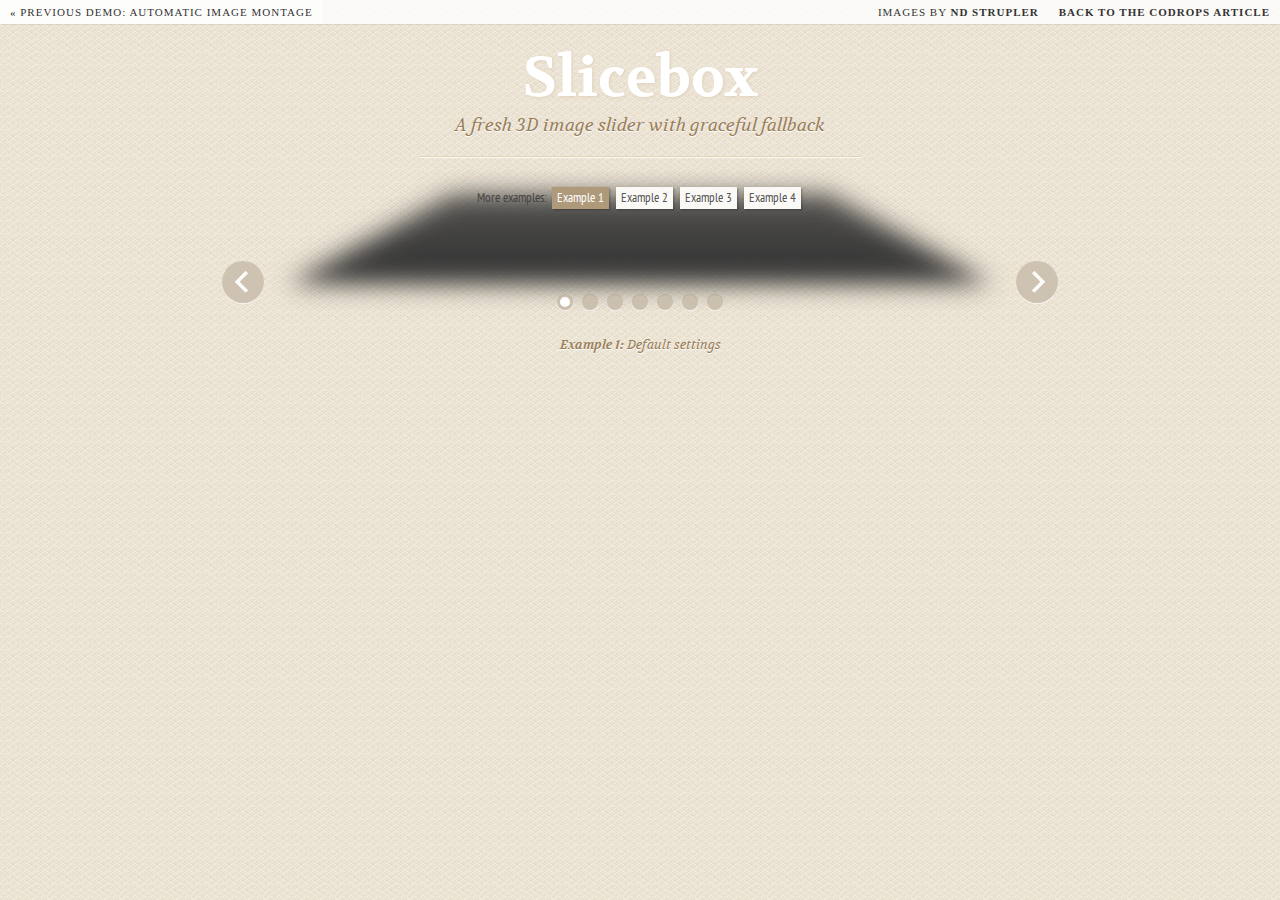
<file: Framework/Javascript/Jquery/Slicebox/index.html>
<!DOCTYPE html>
<html lang="en">
    <head>
        <title>Slicebox - 3D Image Slider</title>
		<meta charset="UTF-8" />
		<meta http-equiv="X-UA-Compatible" content="IE=edge,chrome=1"> 
		<meta name="viewport" content="width=device-width, initial-scale=1.0"> 
        <meta name="description" content="Slicebox - 3D Image Slider with Fallback" />
        <meta name="keywords" content="jquery, css3, 3d, webkit, fallback, slider, css3, 3d transforms, slices, rotate, box, automatic" />
		<meta name="author" content="Pedro Botelho for Codrops" />
		<link rel="shortcut icon" href="../favicon.ico"> 
        <link rel="stylesheet" type="text/css" href="css/demo.css" />
		<link rel="stylesheet" type="text/css" href="css/slicebox.css" />
		<link rel="stylesheet" type="text/css" href="css/custom.css" />
		<script type="text/javascript" src="js/modernizr.custom.46884.js"></script>
	</head>
	<body>
		<div class="container">

			<div class="codrops-top clearfix">
				<a href="http://tympanus.net/Development/AutomaticImageMontage/"><span>&laquo; Previous Demo: </span>Automatic Image Montage</a>
				<span class="right">
					<a target="_blank" href="http://www.flickr.com/photos/strupler/">Images by <strong>ND Strupler</strong></a>
					<a href="http://tympanus.net/codrops/?p=5657"><strong>Back to the Codrops Article</strong></a>
				</span>
			</div>

			<h1>Slicebox <span>A fresh 3D image slider with graceful fallback</span></h1>
			
			<div class="more">
				<ul id="sb-examples">
					<li>More examples:</li>
					<li class="selected"><a href="index.html">Example 1</a></li>
					<li><a href="index2.html">Example 2</a></li>
					<li><a href="index3.html">Example 3</a></li>
					<li><a href="index4.html">Example 4</a></li>
				</ul>
			</div>

			<div class="wrapper">

				<ul id="sb-slider" class="sb-slider">
					<li>
						<a href="http://www.flickr.com/photos/strupler/2969141180" target="_blank"><img src="images/1.jpg" alt="image1"/></a>
						<div class="sb-description">
							<h3>Creative Lifesaver</h3>
						</div>
					</li>
					<li>
						<a href="http://www.flickr.com/photos/strupler/2968268187" target="_blank"><img src="images/2.jpg" alt="image2"/></a>
						<div class="sb-description">
							<h3>Honest Entertainer</h3>
						</div>
					</li>
					<li>
						<a href="http://www.flickr.com/photos/strupler/2968114825" target="_blank"><img src="images/3.jpg" alt="image1"/></a>
						<div class="sb-description">
							<h3>Brave Astronaut</h3>
						</div>
					</li>
					<li>
						<a href="http://www.flickr.com/photos/strupler/2968122059" target="_blank"><img src="images/4.jpg" alt="image1"/></a>
						<div class="sb-description">
							<h3>Affectionate Decision Maker</h3>
						</div>
					</li>
					<li>
						<a href="http://www.flickr.com/photos/strupler/2969119944" target="_blank"><img src="images/5.jpg" alt="image1"/></a>
						<div class="sb-description">
							<h3>Faithful Investor</h3>
						</div>
					</li>
					<li>
						<a href="http://www.flickr.com/photos/strupler/2968126177" target="_blank"><img src="images/6.jpg" alt="image1"/></a>
						<div class="sb-description">
							<h3>Groundbreaking Artist</h3>
						</div>
					</li>
					<li>
						<a href="http://www.flickr.com/photos/strupler/2968945158" target="_blank"><img src="images/7.jpg" alt="image1"/></a>
						<div class="sb-description">
							<h3>Selfless Philantropist</h3>
						</div>
					</li>
				</ul>

				<div id="shadow" class="shadow"></div>

				<div id="nav-arrows" class="nav-arrows">
					<a href="#">Next</a>
					<a href="#">Previous</a>
				</div>

				<div id="nav-dots" class="nav-dots">
					<span class="nav-dot-current"></span>
					<span></span>
					<span></span>
					<span></span>
					<span></span>
					<span></span>
					<span></span>
				</div>

			</div><!-- /wrapper -->

			<p class="info"><strong>Example 1:</strong> Default settings</p>

		</div>
		<script type="text/javascript" src="http://ajax.googleapis.com/ajax/libs/jquery/1.8.2/jquery.min.js"></script>
		<script type="text/javascript" src="js/jquery.slicebox.js"></script>
		<script type="text/javascript">
			$(function() {

				var Page = (function() {

					var $navArrows = $( '#nav-arrows' ).hide(),
						$navDots = $( '#nav-dots' ).hide(),
						$nav = $navDots.children( 'span' ),
						$shadow = $( '#shadow' ).hide(),
						slicebox = $( '#sb-slider' ).slicebox( {
							onReady : function() {

								$navArrows.show();
								$navDots.show();
								$shadow.show();

							},
							onBeforeChange : function( pos ) {

								$nav.removeClass( 'nav-dot-current' );
								$nav.eq( pos ).addClass( 'nav-dot-current' );

							}
						} ),
						
						init = function() {

							initEvents();
							
						},
						initEvents = function() {

							// add navigation events
							$navArrows.children( ':first' ).on( 'click', function() {

								slicebox.next();
								return false;

							} );

							$navArrows.children( ':last' ).on( 'click', function() {
								
								slicebox.previous();
								return false;

							} );

							$nav.each( function( i ) {
							
								$( this ).on( 'click', function( event ) {
									
									var $dot = $( this );
									
									if( !slicebox.isActive() ) {

										$nav.removeClass( 'nav-dot-current' );
										$dot.addClass( 'nav-dot-current' );
									
									}
									
									slicebox.jump( i + 1 );
									return false;
								
								} );
								
							} );

						};

						return { init : init };

				})();

				Page.init();

			});
		</script>
	</body>
</html>
</file>
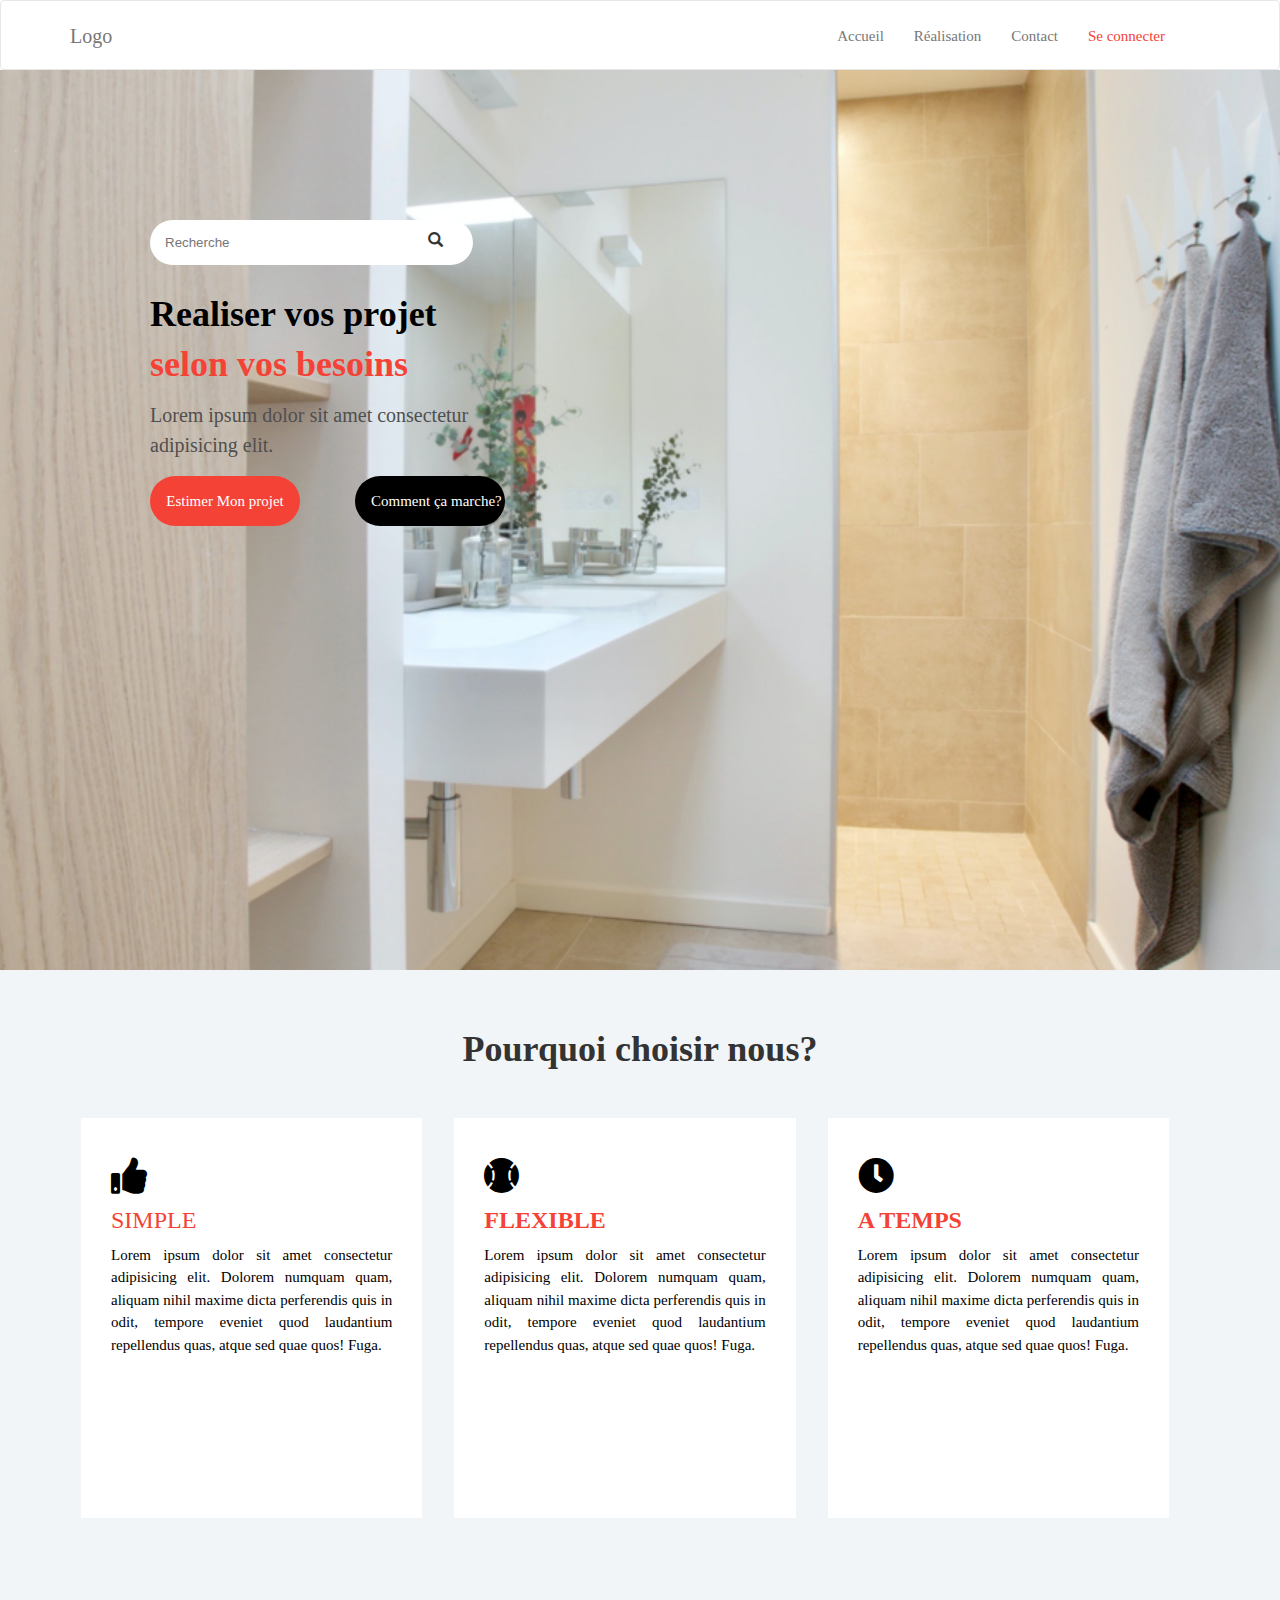
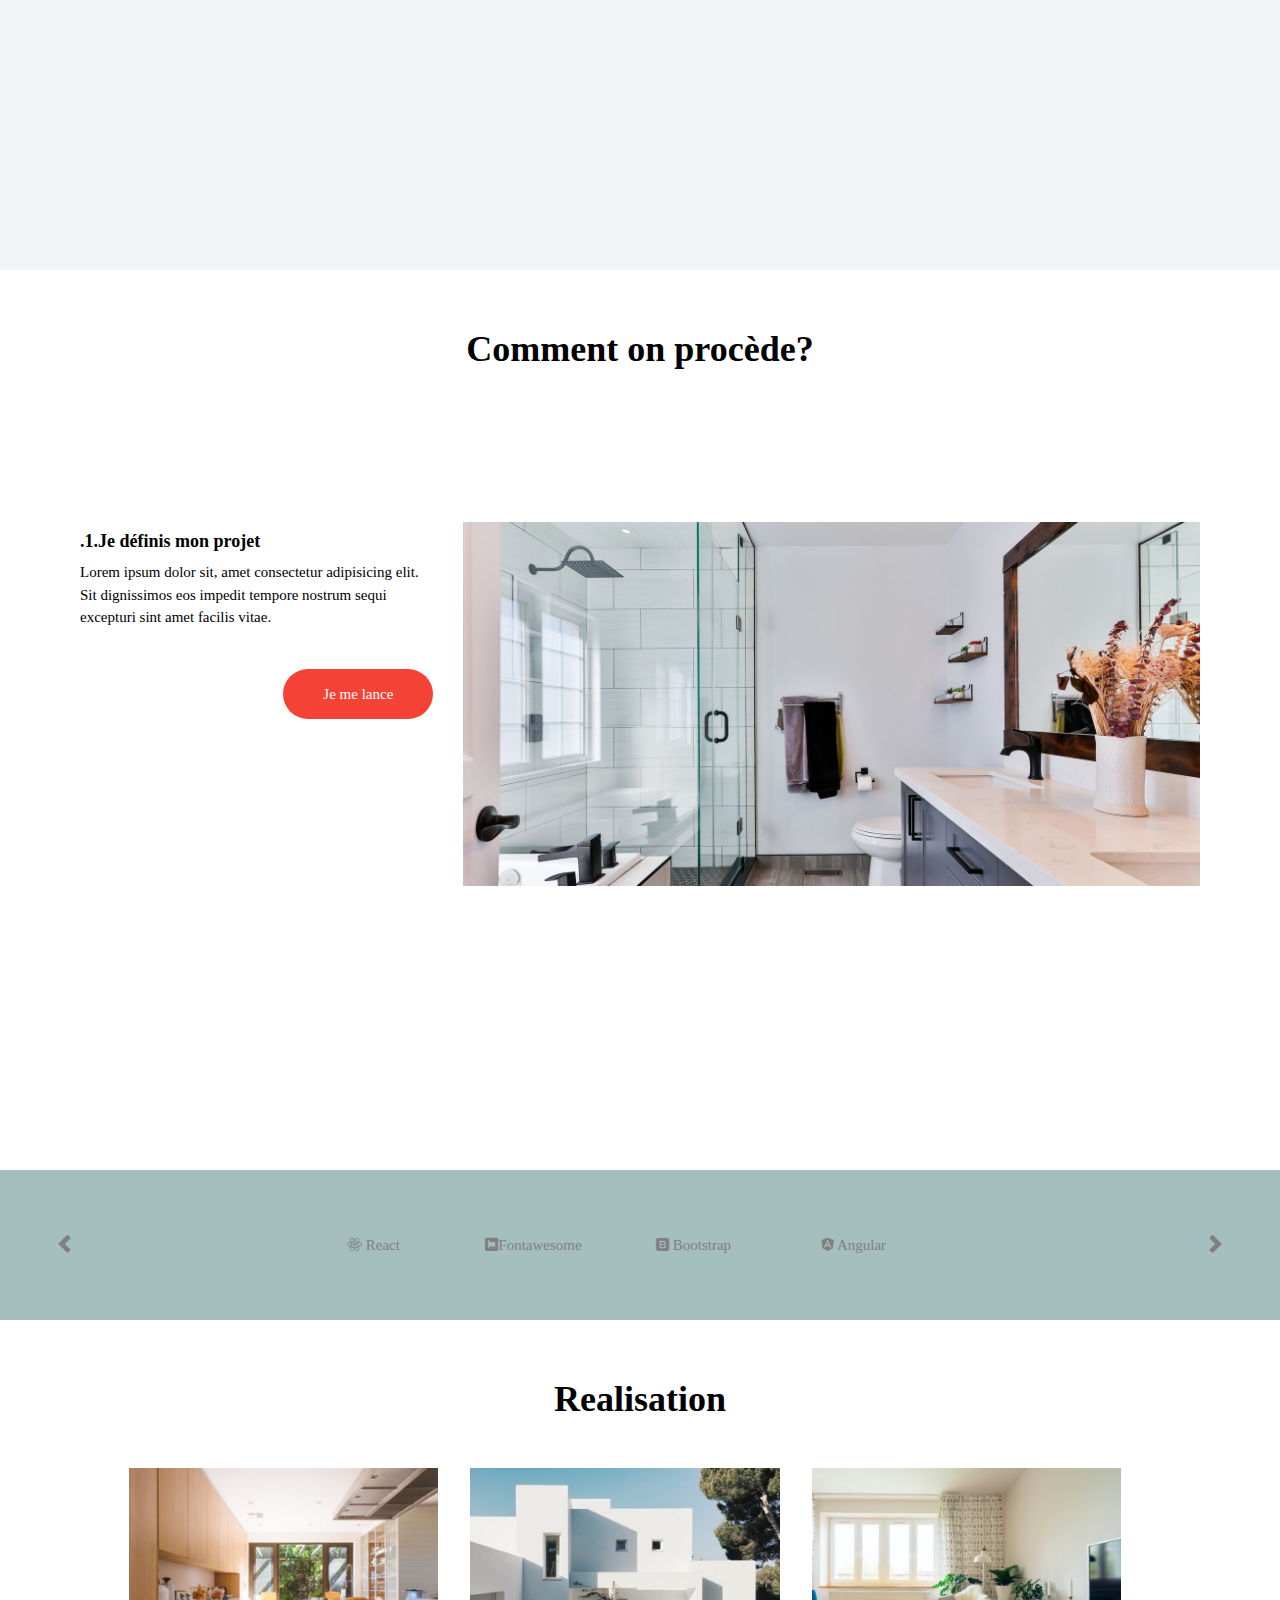
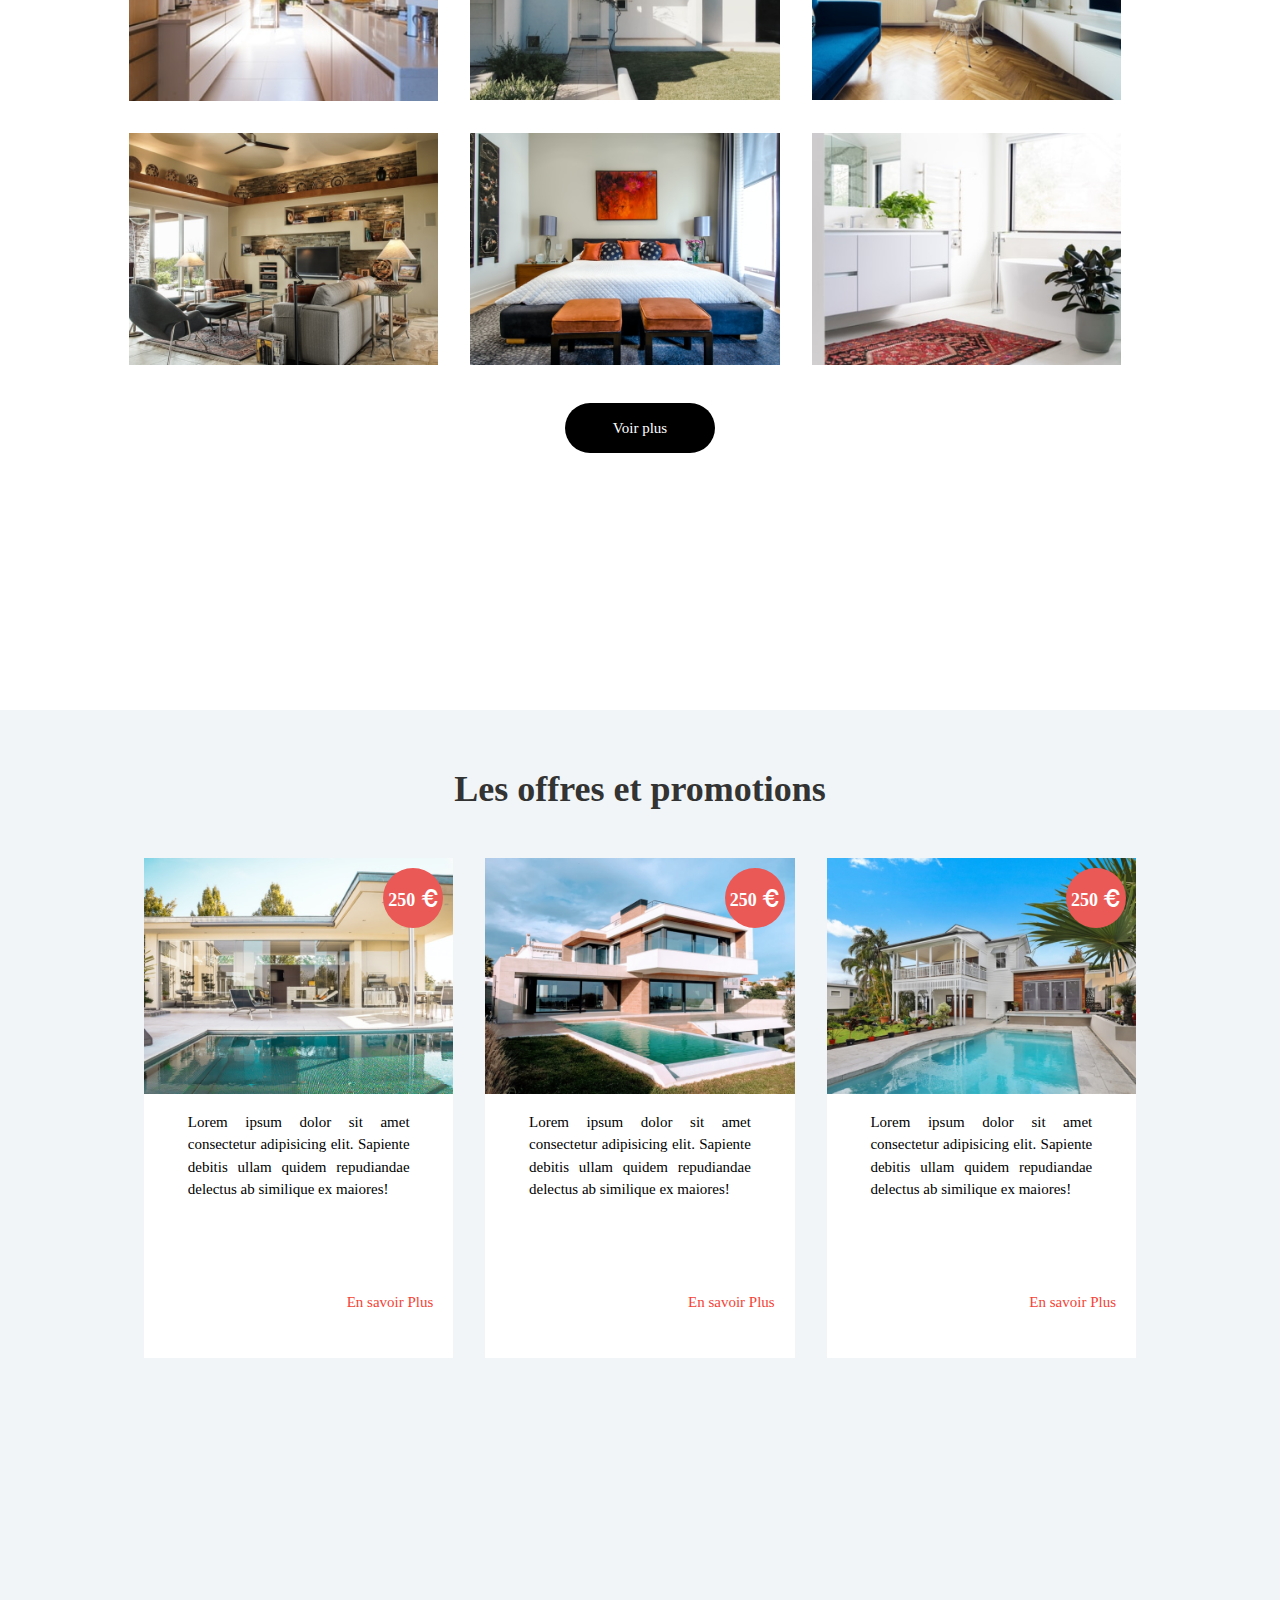
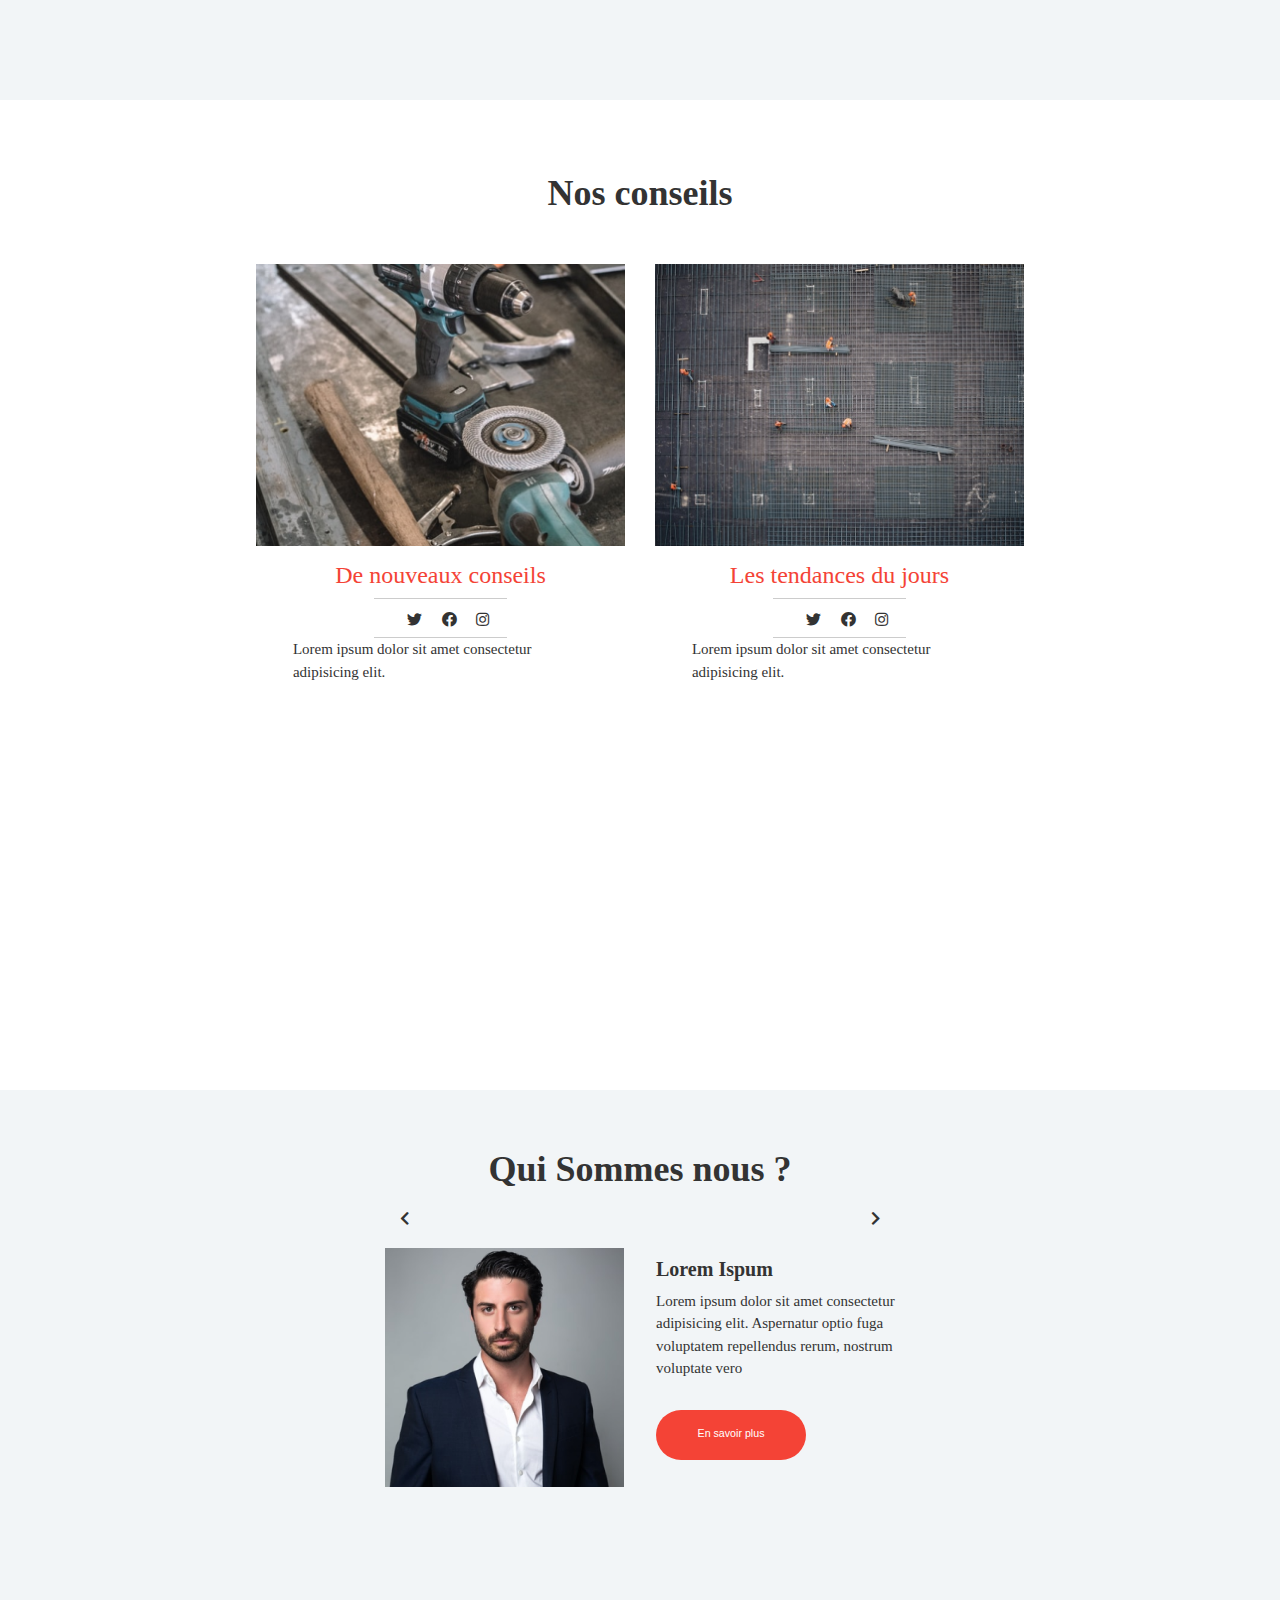
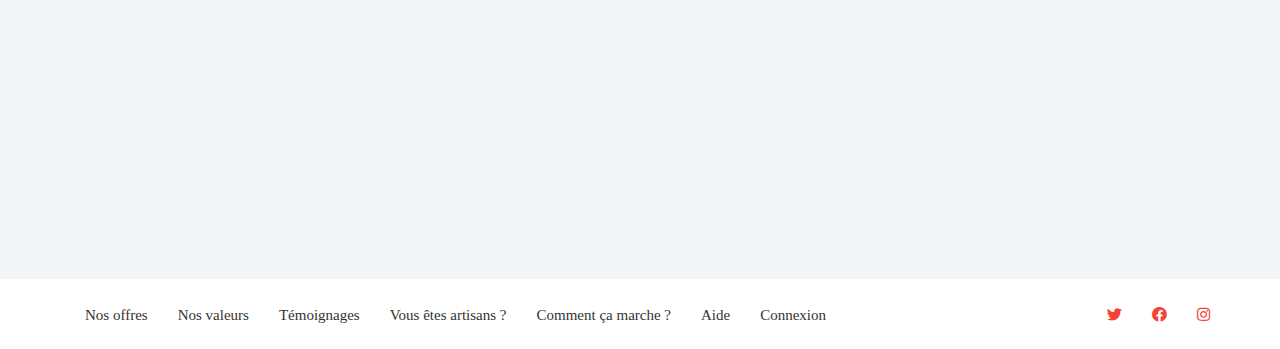
<file: index2.html>
<!DOCTYPE html>
<html lang="fr">

  <head>
    <meta charset="UTF-8">
    <meta http-equiv="X-UA-Compatible" content="IE=edge">
    <meta name="viewport" content="width=device-width, initial-scale=1.0">
    <title>Document</title>
    <link rel="stylesheet" href="Framework/Bootstrap/bootstrap 3.7/css/bootstrap.min.css">
    <link rel="stylesheet" href="Framework/fontawesome/css/all.min.css">
    <link rel="stylesheet" href="Framework/W3.css/4/w3.css">
    <link rel="stylesheet" href="style.css">
  </head>

  <body>
    <!-- navbar -->
    <nav class="navbar w3-white navbar-default">
      <div class="container">
        <div class="navbar-header">
          <button type="button" class="navbar-toggle" data-toggle="collapse" data-target="#myNavbar">
            <span class="glyphicon glyphicon-menu-hamburger"></span>
          </button>
          <a class="Logo navbar-brand" href="#">Logo</a>
        </div>
        <div class="collapse navbar-collapse" id="myNavbar">
          <ul class="nav navbar-nav navbar-right">
            <li>
              <a href="#">Accueil</a>
            </li>
            <li>
              <a href="#">Réalisation</a>
            </li>
            <li>
              <a href="#">Contact</a>
            </li>
            <li>
              <a href="#" class="w3-text-red">Se connecter</a>
            </li>
            <!-- Search french and american flag -->
            <li>
              <a href="#">
                <span class=""></span></a>
            </li>
          </ul>
        </div>
      </div>
    </nav>
    <!-- -->
    <div class="box1">
      <div class="inside-box">
        <div class="search">
          <input type="text" class="search-input rounded" placeholder="Recherche" name="" id="">
          <div class="search-icon">
            <span class="glyphicon glyphicon-search"></span>
          </div>
        </div>
        <h1 class="w3-text-black">
          <strong>
            Realiser vos projet</strong>
        </h1>
        <h1 class="w3-text-red">
          <strong>
            selon vos besoins
          </strong>
        </h1>
        <p class="w3-margin-top w3-margin-bottom">Lorem ipsum dolor sit amet consectetur adipisicing elit.</p>
        <div class="row w3-margin-top">
          <div class="col-sm-6">
            <button class="w3-btn w3-red rounded">Estimer Mon projet</button>
          </div>
          <div class="col-sm-6">
            <button class="w3-btn w3-black rounded second">Comment ça marche?</button>
          </div>
        </div>
      </div>
    </div>
    <!-- second -->
    <div class="box2">
      <h1 class="w3-center title2">
        <strong>
          Pourquoi choisir nous?
        </strong>
      </h1>
      <div class="row full">
        <div class="col-sm-4 w3-padding">
          <div class="full w3-white card">
            <h1>
              <span class="fa fa-thumbs-up w3-text-black"></span></h1>
            <h3 class="w3-text-red">SIMPLE</h3>
            <p>Lorem ipsum dolor sit amet consectetur adipisicing elit. Dolorem numquam quam, aliquam nihil maxime dicta perferendis quis in odit, tempore eveniet quod laudantium repellendus quas, atque sed quae quos! Fuga.</p>
          </div>
        </div>
        <div class="col-sm-4 w3-padding">
          <div class="full w3-white card">
            <h1>
              <span class="fa fa-baseball-ball black"></span></h1>
            <h3 class="w3-text-red">
              <strong>
                FLEXIBLE</strong>
            </h3>
            <p>Lorem ipsum dolor sit amet consectetur adipisicing elit. Dolorem numquam quam, aliquam nihil maxime dicta perferendis quis in odit, tempore eveniet quod laudantium repellendus quas, atque sed quae quos! Fuga.</p>
          </div>
        </div>
        <div class="col-sm-4 w3-padding">
          <div class="full w3-white card">
            <h1>
              <span class="fa fa-clock w3-text-black"></span></h1>
            <h3 class="w3-text-red">
              <strong>A TEMPS</strong>
            </h3>
            <p>Lorem ipsum dolor sit amet consectetur adipisicing elit. Dolorem numquam quam, aliquam nihil maxime dicta perferendis quis in odit, tempore eveniet quod laudantium repellendus quas, atque sed quae quos! Fuga.</p>
          </div>
        </div>
      </div>
    </div>
    <!-- third -->
    <div class="box2 w3-white">
      <h1 class="w3-center title2">
        <strong>
          Comment on procède?
        </strong>
      </h1>
      <div class="row">
        <div class="col-sm-4 w3-padding-48">
          <div class="relative w3-padding-64">
            <h5>
              <strong>.1.Je définis mon projet</strong>
            </h5>
            <p>Lorem ipsum dolor sit, amet consectetur adipisicing elit. Sit dignissimos eos impedit tempore nostrum sequi excepturi sint amet facilis vitae.</p>
            <button class="w3-btn w3-red rounded w3-right third-button">Je me lance</button>
          </div>
        </div>
        <div class="col-sm-8 w3-padding-top-48">
          <div class="w3-padding-64">
            <img width="100%" src="Images/Rectangle 5.png" " alt=" " srcset=" ">
          </div>
        </div>
      </div>
    </div>
    <div class=" collaborate">
      <button class="w3-left">
        <span class="glyphicon glyphicon-chevron-left"></span></button>
      <button class="w3-right">
        <span class="glyphicon glyphicon-chevron-right"></span></button>
      <div class="container w3-center menu-list">
        <ul class="navbar-nav nav">
            <li><a href="#"><span class="fab fa-react"></span> React</a></li>
            <li><a href="#"><span class="fab fa-font-awesome"></span>Fontawesome</a></li>
            <li><a href=""><span class="fab fa-bootstrap"></span> Bootstrap</a></li>
            <li><a href=""><span class="fab fa-angular"></span> Angular</a></li>
        </ul>
      </div>
    </div>
    <!-- -->
    <div class="box3 w3-white">
      <h1 class="w3-center">
        <strong>Realisation</strong>
      </h1>
      <div class="content">
        <div class="row menu-list"></div>
        <div class="row full">
          <div class="col-sm-4 w3-padding">
            <img src="Images/Background-5.png" alt="">
          </div>
          <div class="col-sm-4 w3-padding">
            <img src="Images/Background-3.png" alt="">
          </div>
          <div class="col-sm-4 w3-padding">
            <img src="Images/Background.png" alt="">
          </div>
        </div>
        <div class="row full w3-margin-top">
          <div class="w3-padding col-sm-4">
            <img src="Images/Background-4.png" alt="">

          </div>
          <div class="w3-padding col-sm-4">
            <img src="Images/Background-2.png" alt="">
          </div>
          <div class="w3-padding col-sm-4">
            <img src="Images/Background-1.png" alt="">
          </div>
        </div>
        <div class="w3-center">
          <button class="rounded w3-btn w3-black third-button">Voir plus</button>
        </div>
      </div>
    </div>
    <!-- -->
    <div class="box5">
      <h1 class="w3-center title2">
        <strong>Les offres et promotions</strong>
      </h1>
      <div class="content">
        <div class="w3-padding col-sm-4">
          <div class="card-2 w3-white relative">
            <div class="price">
              <h5>
                <strong>250</strong>
                <span class="glyphicon glyphicon-euro"></span></h5>
            </div>
            <img src="Images/Rectangle 11-4.png" alt="">
            <div class="w3-container w3-margin-top">
              <p>Lorem ipsum dolor sit amet consectetur adipisicing elit. Sapiente debitis ullam quidem repudiandae delectus ab similique ex maiores!</p>
            </div>
            <a href="#" class="w3-text-red">En savoir Plus</a>
          </div>
        </div>
        <div class="w3-padding col-sm-4">
          <div class="card-2 w3-white relative">
            <div class="price">
              <h5>
                <strong>250</strong>
                <span class="glyphicon glyphicon-euro"></span></h5>
            </div>
            <img src="Images/Rectangle 11-3.png" alt="">
            <div class="w3-container w3-margin-top">
              <p>Lorem ipsum dolor sit amet consectetur adipisicing elit. Sapiente debitis ullam quidem repudiandae delectus ab similique ex maiores!</p>
            </div>
            <a href="#" class="w3-text-red">En savoir Plus</a>
          </div>
        </div>
        <div class="w3-padding col-sm-4">
          <div class="card-2 w3-white relative">
            <div class="price">
              <h5>
                <strong>250</strong>
                <span class="glyphicon glyphicon-euro"></span></h5>
            </div>
            <img src="Images/Rectangle 11-2.png" alt="">
            <div class="w3-container w3-margin-top">
              <p>Lorem ipsum dolor sit amet consectetur adipisicing elit. Sapiente debitis ullam quidem repudiandae delectus ab similique ex maiores!</p>
            </div>
            <a href="#" class="w3-text-red">En savoir Plus</a>
          </div>
        </div>
      </div>
    </div>
    <!-- Nos Conseils -->
    <div class="box6 w3-padding-top-64">
        <h1 class="w3-center"><strong>Nos conseils</strong></h1>
        <div class="content">
            <div class="row">
                <div class="col-sm-6 relative">
                    <img src="Images/Rectangle 11-1.png" alt="">
                    <h3 class="w3-text-red w3-margin-top w3-center">De nouveaux conseils</h3>
                    <div class="text w3-center">
                        <div class="rsc w3-border-bottom w3-border-top">
                            <a href="#" class="link"><span class="fab fa-twitter"></span></a>
                            <a href="#" class="link"><span class="fab fa-facebook"></span></a>
                            <a href="#" class="link"><span class="fab fa-instagram"></span></a>
                        </div>
                    </div>
                    <p class="w3-centered">Lorem ipsum dolor sit amet consectetur adipisicing elit.</p>
                </div>
                <div class="col-sm-6">
                    <img src="Images/Rectangle 11.png" alt="">   
                    <h3 class="w3-text-red w3-margin-top w3-center">Les tendances du jours</h3>
                    <div class="text w3-center">
                        <div class="rsc w3-border-bottom w3-border-top">
                            <a href="#" class="link"><span class="fab fa-twitter"></span></a>
                            <a href="#" class="link"><span class="fab fa-facebook"></span></a>
                            <a href="#" class="link"><span class="fab fa-instagram"></span></a>
                        </div>
                    </div>
                    <p class="w3-centered">Lorem ipsum dolor sit amet consectetur adipisicing elit.</p>
                </div>
            </div>
        </div>
    </div>
    <!-- Qui sommes nous -->
    <div class="box7">
        <h1 class="w3-center"><strong>Qui Sommes nous ?</strong></h1>
        <button class="w3-btn w3-left"><span class="fa fa-chevron-left"></span></button>
        <button class="w3-btn w3-right"><span class="fa fa-chevron-right"></span></button>
        <div class="row margin-top">
            <div class="col-sm-6 w3-padding">
                <img src="Images/Rectangle 12.png" alt="">
            </div>
            <div class="col-sm-6 w3-padding">
                <h4><strong>Lorem Ispum</strong> </h4>
                <p>Lorem ipsum dolor sit amet consectetur adipisicing elit. Aspernatur optio fuga voluptatem repellendus rerum, nostrum voluptate vero</p>
                <a href="" class="w3-red rounded w3-btn">En savoir plus</a href="">
            </div>
        </div>
    </div>
    <!-- footer -->
    <nav class="navbar w3-whhite">
        <div class="container">
            <ul class="nav navbar-nav">
                <li><a href="">Nos offres</a></li>
                <li><a href="">Nos valeurs</a></li>
                <li><a href="">Témoignages</a></li>
                <li><a href="">Vous êtes artisans ?</a></li>
                <li><a href="">Comment ça marche ?</a></li>
                <li><a href="">Aide</a></li>
                <li><a href="">Connexion</a></li>
            </ul>
            <ul class="navbar-right navbar-nav nav">
                <li><a href="" class="w3-text-red"><span class="fab fa-twitter"></span></a></li>
                <li><a href="" class="w3-text-red"><span class="fab fa-facebook"></span></a></li>
                <li><a href="" class="w3-text-red"><span class="fab fa-instagram"></span></a></li>
            </ul>
        </div>
    </nav>
    <script src="Framework/Javascript/Jquery/jquery 3.5.1.js"></script>
    <script src="Framework/Bootstrap/bootstrap 3.7/js/bootstrap.min.js"></script>
    <script src="Framework/Scrollr/skrollr.min.js"></script>
    <script>
        var s = skrollr.init();
    </script>
  </body>

</html>
</file>
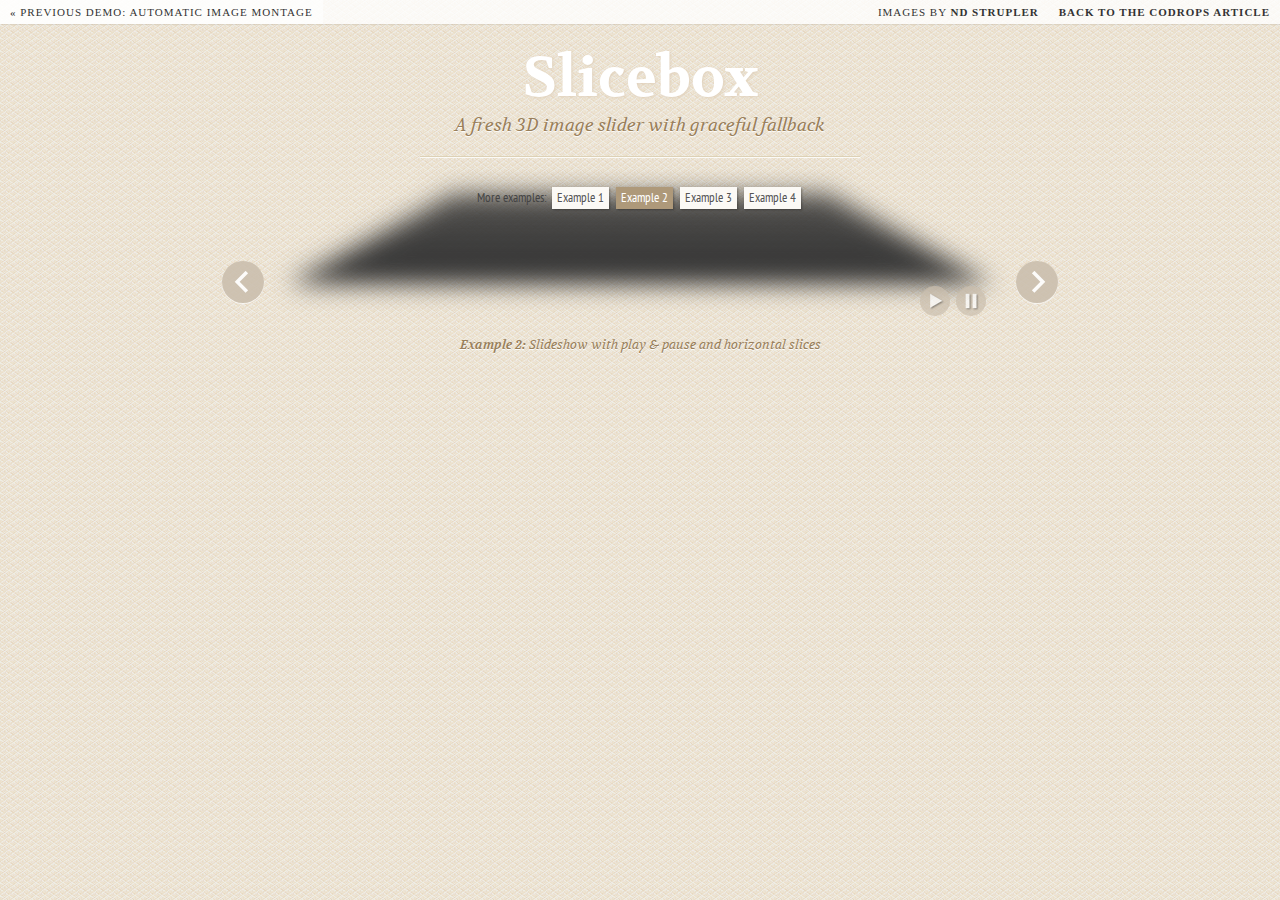
<file: Framework/Javascript/Jquery/Slicebox/index2.html>
<!DOCTYPE html>
<html lang="en">
    <head>
        <title>Slicebox - 3D Image Slider</title>
		<meta charset="UTF-8" />
		<meta http-equiv="X-UA-Compatible" content="IE=edge,chrome=1"> 
		<meta name="viewport" content="width=device-width, initial-scale=1.0"> 
        <meta name="description" content="Slicebox - 3D Image Slider with Fallback" />
        <meta name="keywords" content="jquery, css3, 3d, webkit, fallback, slider, css3, 3d transforms, slices, rotate, box, automatic" />
		<meta name="author" content="Pedro Botelho for Codrops" />
		<link rel="shortcut icon" href="../favicon.ico"> 
        <link rel="stylesheet" type="text/css" href="css/demo.css" />
		<link rel="stylesheet" type="text/css" href="css/slicebox.css" />
		<link rel="stylesheet" type="text/css" href="css/custom.css" />
		<script type="text/javascript" src="js/modernizr.custom.46884.js"></script>
	</head>
	<body>
		<div class="container">

			<div class="codrops-top clearfix">
				<a href="http://tympanus.net/Development/AutomaticImageMontage/"><span>&laquo; Previous Demo: </span>Automatic Image Montage</a>
				<span class="right">
					<a target="_blank" href="http://www.flickr.com/photos/strupler/">Images by <strong>ND Strupler</strong></a>
					<a href="http://tympanus.net/codrops/?p=5657"><strong>Back to the Codrops Article</strong></a>
				</span>
			</div>

			<h1>Slicebox <span>A fresh 3D image slider with graceful fallback</span></h1>
			
			<div class="more">
				<ul id="sb-examples">
					<li>More examples:</li>
					<li><a href="index.html">Example 1</a></li>
					<li class="selected"><a href="index2.html">Example 2</a></li>
					<li><a href="index3.html">Example 3</a></li>
					<li><a href="index4.html">Example 4</a></li>
				</ul>
			</div>

			<div class="wrapper">

				<ul id="sb-slider" class="sb-slider">
					<li>
						<a href="http://www.flickr.com/photos/strupler/2969141180" target="_blank"><img src="images/1.jpg" alt="image1"/></a>
						<div class="sb-description">
							<h3>Creative Lifesaver</h3>
						</div>
					</li>
					<li>
						<a href="http://www.flickr.com/photos/strupler/2968268187" target="_blank"><img src="images/2.jpg" alt="image2"/></a>
						<div class="sb-description">
							<h3>Honest Entertainer</h3>
						</div>
					</li>
					<li>
						<a href="http://www.flickr.com/photos/strupler/2968114825" target="_blank"><img src="images/3.jpg" alt="image1"/></a>
						<div class="sb-description">
							<h3>Brave Astronaut</h3>
						</div>
					</li>
					<li>
						<a href="http://www.flickr.com/photos/strupler/2968122059" target="_blank"><img src="images/4.jpg" alt="image1"/></a>
						<div class="sb-description">
							<h3>Affectionate Decision Maker</h3>
						</div>
					</li>
					<li>
						<a href="http://www.flickr.com/photos/strupler/2969119944" target="_blank"><img src="images/5.jpg" alt="image1"/></a>
						<div class="sb-description">
							<h3>Faithful Investor</h3>
						</div>
					</li>
					<li>
						<a href="http://www.flickr.com/photos/strupler/2968126177" target="_blank"><img src="images/6.jpg" alt="image1"/></a>
						<div class="sb-description">
							<h3>Groundbreaking Artist</h3>
						</div>
					</li>
					<li>
						<a href="http://www.flickr.com/photos/strupler/2968945158" target="_blank"><img src="images/7.jpg" alt="image1"/></a>
						<div class="sb-description">
							<h3>Selfless Philantropist</h3>
						</div>
					</li>
				</ul>

				<div id="shadow" class="shadow"></div>

				<div id="nav-arrows" class="nav-arrows">
					<a href="#">Next</a>
					<a href="#">Previous</a>
				</div>

				<div id="nav-options" class="nav-options">
					<span id="navPlay">Play</span>
					<span id="navPause">Pause</span>
				</div>

			</div><!-- /wrapper -->

			<p class="info"><strong>Example 2:</strong> Slideshow with play &amp; pause and horizontal slices</p>

		</div>
		<script type="text/javascript" src="http://ajax.googleapis.com/ajax/libs/jquery/1.8.2/jquery.min.js"></script>
		<script type="text/javascript" src="js/jquery.slicebox.js"></script>
		<script type="text/javascript">
			$(function() {
				
				var Page = (function() {

					var $navArrows = $( '#nav-arrows' ).hide(),
						$navOptions = $( '#nav-options' ).hide(),
						$shadow = $( '#shadow' ).hide(),
						slicebox = $( '#sb-slider' ).slicebox( {
							onReady : function() {

								$navArrows.show();
								$navOptions.show();
								$shadow.show();

							},
							orientation : 'h',
							cuboidsCount : 3
						} ),
						
						init = function() {

							initEvents();
							
						},
						initEvents = function() {

							// add navigation events
							$navArrows.children( ':first' ).on( 'click', function() {

								slicebox.next();
								return false;

							} );

							$navArrows.children( ':last' ).on( 'click', function() {
								
								slicebox.previous();
								return false;

							} );

							$( '#navPlay' ).on( 'click', function() {
								
								slicebox.play();
								return false;

							} );

							$( '#navPause' ).on( 'click', function() {
								
								slicebox.pause();
								return false;

							} );

						};

						return { init : init };

				})();

				Page.init();

			});
		</script>
	</body>
</html>
</file>
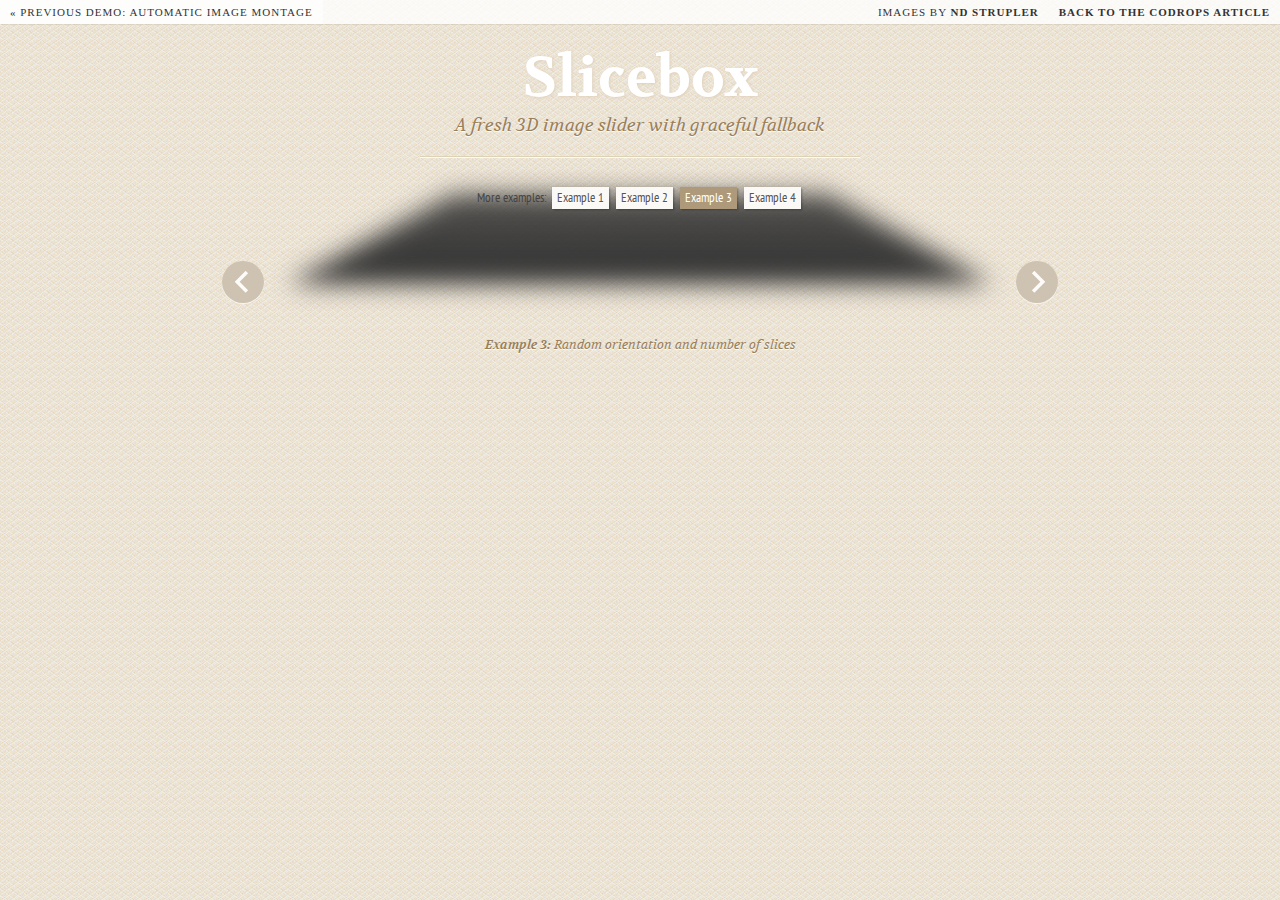
<file: Framework/Javascript/Jquery/Slicebox/index3.html>
<!DOCTYPE html>
<html lang="en">
    <head>
        <title>Slicebox - 3D Image Slider</title>
		<meta charset="UTF-8" />
		<meta http-equiv="X-UA-Compatible" content="IE=edge,chrome=1"> 
		<meta name="viewport" content="width=device-width, initial-scale=1.0"> 
        <meta name="description" content="Slicebox - 3D Image Slider with Fallback" />
        <meta name="keywords" content="jquery, css3, 3d, webkit, fallback, slider, css3, 3d transforms, slices, rotate, box, automatic" />
		<meta name="author" content="Pedro Botelho for Codrops" />
		<link rel="shortcut icon" href="../favicon.ico"> 
        <link rel="stylesheet" type="text/css" href="css/demo.css" />
		<link rel="stylesheet" type="text/css" href="css/slicebox.css" />
		<link rel="stylesheet" type="text/css" href="css/custom.css" />
		<script type="text/javascript" src="js/modernizr.custom.46884.js"></script>
	</head>
	<body>
		<div class="container">

			<div class="codrops-top clearfix">
				<a href="http://tympanus.net/Development/AutomaticImageMontage/"><span>&laquo; Previous Demo: </span>Automatic Image Montage</a>
				<span class="right">
					<a target="_blank" href="http://www.flickr.com/photos/strupler/">Images by <strong>ND Strupler</strong></a>
					<a href="http://tympanus.net/codrops/?p=5657"><strong>Back to the Codrops Article</strong></a>
				</span>
			</div>

			<h1>Slicebox <span>A fresh 3D image slider with graceful fallback</span></h1>
			
			<div class="more">
				<ul id="sb-examples">
					<li>More examples:</li>
					<li><a href="index.html">Example 1</a></li>
					<li><a href="index2.html">Example 2</a></li>
					<li class="selected"><a href="index3.html">Example 3</a></li>
					<li><a href="index4.html">Example 4</a></li>
				</ul>
			</div>

			<div class="wrapper">

				<ul id="sb-slider" class="sb-slider">
					<li>
						<a href="http://www.flickr.com/photos/strupler/2969141180" target="_blank"><img src="images/1.jpg" alt="image1"/></a>
						<div class="sb-description">
							<h3>Creative Lifesaver</h3>
						</div>
					</li>
					<li>
						<a href="http://www.flickr.com/photos/strupler/2968268187" target="_blank"><img src="images/2.jpg" alt="image2"/></a>
						<div class="sb-description">
							<h3>Honest Entertainer</h3>
						</div>
					</li>
					<li>
						<a href="http://www.flickr.com/photos/strupler/2968114825" target="_blank"><img src="images/3.jpg" alt="image1"/></a>
						<div class="sb-description">
							<h3>Brave Astronaut</h3>
						</div>
					</li>
					<li>
						<a href="http://www.flickr.com/photos/strupler/2968122059" target="_blank"><img src="images/4.jpg" alt="image1"/></a>
						<div class="sb-description">
							<h3>Affectionate Decision Maker</h3>
						</div>
					</li>
					<li>
						<a href="http://www.flickr.com/photos/strupler/2969119944" target="_blank"><img src="images/5.jpg" alt="image1"/></a>
						<div class="sb-description">
							<h3>Faithful Investor</h3>
						</div>
					</li>
					<li>
						<a href="http://www.flickr.com/photos/strupler/2968126177" target="_blank"><img src="images/6.jpg" alt="image1"/></a>
						<div class="sb-description">
							<h3>Groundbreaking Artist</h3>
						</div>
					</li>
					<li>
						<a href="http://www.flickr.com/photos/strupler/2968945158" target="_blank"><img src="images/7.jpg" alt="image1"/></a>
						<div class="sb-description">
							<h3>Selfless Philantropist</h3>
						</div>
					</li>
				</ul>

				<div id="shadow" class="shadow"></div>

				<div id="nav-arrows" class="nav-arrows">
					<a href="#">Next</a>
					<a href="#">Previous</a>
				</div>

			</div><!-- /wrapper -->

			<p class="info"><strong>Example 3:</strong> Random orientation and number of slices</p>

		</div>
		<script type="text/javascript" src="http://ajax.googleapis.com/ajax/libs/jquery/1.8.2/jquery.min.js"></script>
		<script type="text/javascript" src="js/jquery.slicebox.js"></script>
		<script type="text/javascript">
			$(function() {
				
				var Page = (function() {

					var $navArrows = $( '#nav-arrows' ).hide(),
						$shadow = $( '#shadow' ).hide(),
						slicebox = $( '#sb-slider' ).slicebox( {
							onReady : function() {

								$navArrows.show();
								$shadow.show();

							},
							orientation : 'r',
							cuboidsRandom : true
						} ),
						
						init = function() {

							initEvents();
							
						},
						initEvents = function() {

							// add navigation events
							$navArrows.children( ':first' ).on( 'click', function() {

								slicebox.next();
								return false;

							} );

							$navArrows.children( ':last' ).on( 'click', function() {
								
								slicebox.previous();
								return false;

							} );

						};

						return { init : init };

				})();

				Page.init();

			});
		</script>
	</body>
</html>
</file>
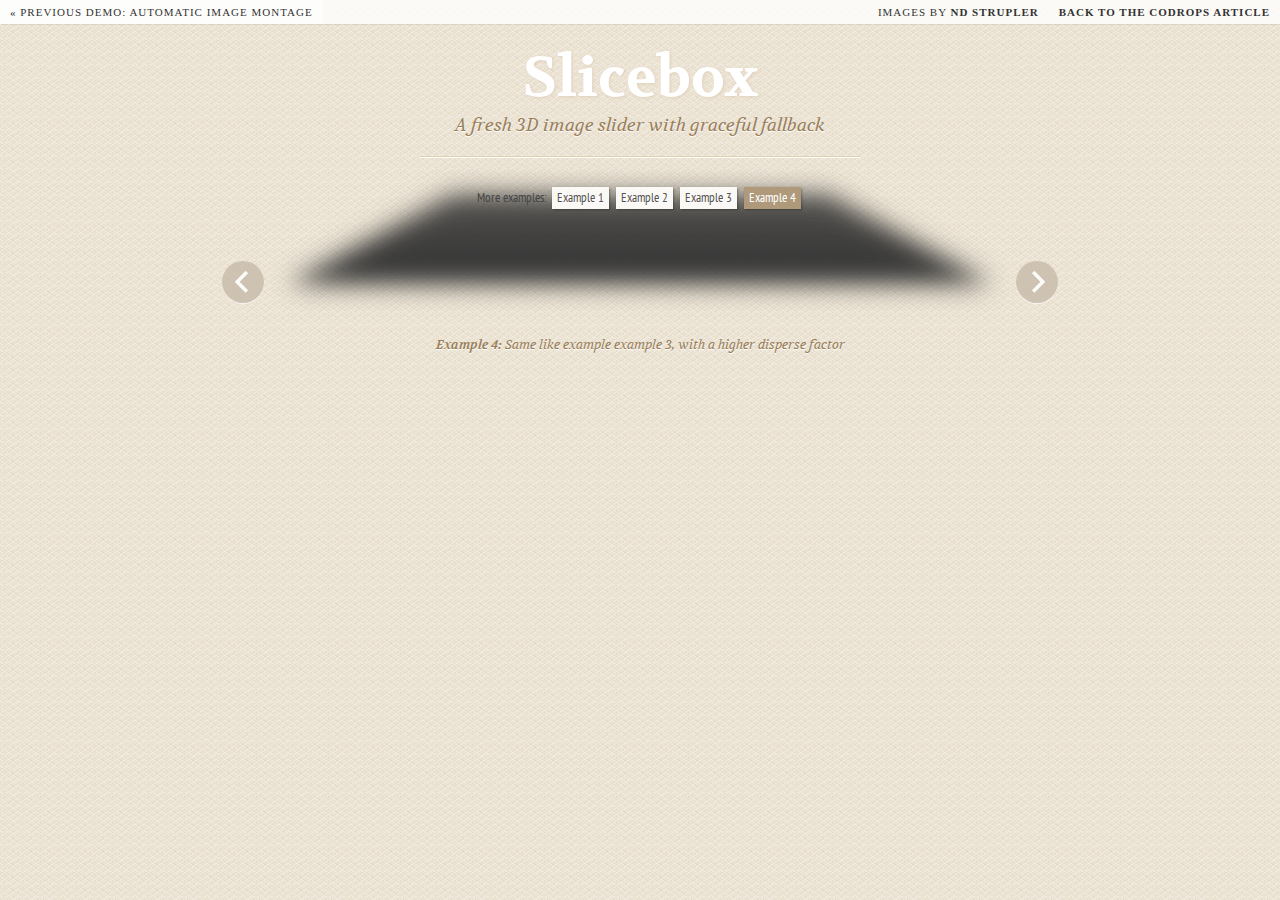
<file: Framework/Javascript/Jquery/Slicebox/index4.html>
<!DOCTYPE html>
<html lang="en">
    <head>
        <title>Slicebox - 3D Image Slider</title>
		<meta charset="UTF-8" />
		<meta http-equiv="X-UA-Compatible" content="IE=edge,chrome=1"> 
		<meta name="viewport" content="width=device-width, initial-scale=1.0"> 
        <meta name="description" content="Slicebox - 3D Image Slider with Fallback" />
        <meta name="keywords" content="jquery, css3, 3d, webkit, fallback, slider, css3, 3d transforms, slices, rotate, box, automatic" />
		<meta name="author" content="Pedro Botelho for Codrops" />
		<link rel="shortcut icon" href="../favicon.ico"> 
        <link rel="stylesheet" type="text/css" href="css/demo.css" />
		<link rel="stylesheet" type="text/css" href="css/slicebox.css" />
		<link rel="stylesheet" type="text/css" href="css/custom.css" />
		<script type="text/javascript" src="js/modernizr.custom.46884.js"></script>
	</head>
	<body>
		<div class="container">

			<div class="codrops-top clearfix">
				<a href="http://tympanus.net/Development/AutomaticImageMontage/"><span>&laquo; Previous Demo: </span>Automatic Image Montage</a>
				<span class="right">
					<a target="_blank" href="http://www.flickr.com/photos/strupler/">Images by <strong>ND Strupler</strong></a>
					<a href="http://tympanus.net/codrops/?p=5657"><strong>Back to the Codrops Article</strong></a>
				</span>
			</div>

			<h1>Slicebox <span>A fresh 3D image slider with graceful fallback</span></h1>
			
			<div class="more">
				<ul id="sb-examples">
					<li>More examples:</li>
					<li><a href="index.html">Example 1</a></li>
					<li><a href="index2.html">Example 2</a></li>
					<li><a href="index3.html">Example 3</a></li>
					<li class="selected"><a href="index4.html">Example 4</a></li>
				</ul>
			</div>

			<div class="wrapper">

				<ul id="sb-slider" class="sb-slider">
					<li>
						<a href="http://www.flickr.com/photos/strupler/2969141180" target="_blank"><img src="images/1.jpg" alt="image1"/></a>
						<div class="sb-description">
							<h3>Creative Lifesaver</h3>
						</div>
					</li>
					<li>
						<a href="http://www.flickr.com/photos/strupler/2968268187" target="_blank"><img src="images/2.jpg" alt="image2"/></a>
						<div class="sb-description">
							<h3>Honest Entertainer</h3>
						</div>
					</li>
					<li>
						<a href="http://www.flickr.com/photos/strupler/2968114825" target="_blank"><img src="images/3.jpg" alt="image1"/></a>
						<div class="sb-description">
							<h3>Brave Astronaut</h3>
						</div>
					</li>
					<li>
						<a href="http://www.flickr.com/photos/strupler/2968122059" target="_blank"><img src="images/4.jpg" alt="image1"/></a>
						<div class="sb-description">
							<h3>Affectionate Decision Maker</h3>
						</div>
					</li>
					<li>
						<a href="http://www.flickr.com/photos/strupler/2969119944" target="_blank"><img src="images/5.jpg" alt="image1"/></a>
						<div class="sb-description">
							<h3>Faithful Investor</h3>
						</div>
					</li>
					<li>
						<a href="http://www.flickr.com/photos/strupler/2968126177" target="_blank"><img src="images/6.jpg" alt="image1"/></a>
						<div class="sb-description">
							<h3>Groundbreaking Artist</h3>
						</div>
					</li>
					<li>
						<a href="http://www.flickr.com/photos/strupler/2968945158" target="_blank"><img src="images/7.jpg" alt="image1"/></a>
						<div class="sb-description">
							<h3>Selfless Philantropist</h3>
						</div>
					</li>
				</ul>

				<div id="shadow" class="shadow"></div>

				<div id="nav-arrows" class="nav-arrows">
					<a href="#">Next</a>
					<a href="#">Previous</a>
				</div>

			</div><!-- /wrapper -->
			<p class="info"><strong>Example 4:</strong> Same like example example 3, with a higher disperse factor</p>

		</div>
		<script type="text/javascript" src="http://ajax.googleapis.com/ajax/libs/jquery/1.8.2/jquery.min.js"></script>
		<script type="text/javascript" src="js/jquery.slicebox.js"></script>
		<script type="text/javascript">
			$(function() {
				
				var Page = (function() {

					var $navArrows = $( '#nav-arrows' ).hide(),
						$shadow = $( '#shadow' ).hide(),
						slicebox = $( '#sb-slider' ).slicebox( {
							onReady : function() {

								$navArrows.show();
								$shadow.show();

							},
							orientation : 'r',
							cuboidsRandom : true,
							disperseFactor : 30
						} ),
						
						init = function() {

							initEvents();
							
						},
						initEvents = function() {

							// add navigation events
							$navArrows.children( ':first' ).on( 'click', function() {

								slicebox.next();
								return false;

							} );

							$navArrows.children( ':last' ).on( 'click', function() {
								
								slicebox.previous();
								return false;

							} );

						};

						return { init : init };

				})();

				Page.init();

			});
		</script>
	</body>
</html>
</file>
<file: style.css>
/* define all variables */
/* later */
body{
    margin: 0;
    padding: 0;
    overflow-x: hidden;
}
h1,h2,h3,h4,h5{
    font-family: "Oswald";
}
p,button{
    font-family: "Nunito";
}
.w3-red{
    background-color: #EB5956;
}
.w3-text-red{
    color: #EB5956;   
}
img{width: 100%;
height: 100%;}
.margin-top{
    margin-top: 50px;
}
.full{
    width: 100%;
    min-height: 100%;
}
.relative{
    position: relative;
}
.rounded{
    border-radius: 35px;
}
.navbar{
    padding-top: 10px;
    min-height: 70px;
    margin: 0;
}
.navbar li a{
    font-family: "Nunito";
}
.Logo{
    /* Replace font */
    font-family: "Oswald";
    font-size: 15pt;
    color: #0000;
}
/* First box */
.box1{
    width: 100vw;
    height: 100vh;
    padding: 0;
    margin: 0;
    position: relative;
    background: url("Images/Rectangle\ 6.png");
    background-repeat: no-repeat;
    background-attachment: initial;
    background-position: center;
    background-origin: border-box; 
    background-size: cover;
}
.box1 p{
    color: #4F4F4F;
}
.background1{
    position: absolute;
    top: 0;
}
.inside-box{
    position: absolute;
    max-width: 380px;
    height: 400px;
    margin-top: 150px;
    margin-left: 150px;
    left: 0;
}
.inside-box button{
    font-size: 15px;
    width: 150px;
    height: 50px;
}
.inside-box p{
    font-size: 15pt;
}
/*  */
.search{
    width: 85%;
    position: relative;
    margin-bottom: 30px;
    border: none;
}
.search-icon{
    width: 20%;
    height: 100%;
    background-color: white;
    position: absolute;
    border-radius: 35px;
    border-top-left-radius: 0px;
    border-bottom-left-radius: 0px;
    margin-bottom: 1px;
    top: 0;
    right: 0;
    padding: 10px;
    padding-left: 20px;
}
.search-input{
    width: 80%;
    height: 45px;
    padding: 15px;
    font-size: 10pt;
    border-radius: 35px;
    border-top-right-radius: 0px;
    border-bottom-right-radius: 0px;
    border: none;
}
input:focus{
    outline: none;
}
/* box2 */
.box2{
    width: 100vw;
    min-height: 100vh;
    background-color: #F2F5F7;
    padding-top: 50px;
    padding-right: 80px;
    padding-left: 80px;
}
.title2{
    margin-bottom: 40px;
}
.card{
    min-height: 400px;
    padding: 30px;
    text-align: justify;
    padding-top: 30px;
}
/* third box */
.third-button{
    font-size: 15px;
    width: 150px;
    height: 50px;
    margin-top: 30px;
}
/*  */
.collaborate{
    width: 100%;
    height: 150px;
    background-color: rgb(165, 190, 190);
    position: relative;
    padding: 50px;
    color: grey;
}
.collaborate button{
    height: 50px;
    border: none;
    background-color: transparent;
    font-size: 15pt;
}
/* third */
.box3{
    width: 100vw;
    min-height: 110vh;
    position: relative;
    padding:10%;
    padding-top: 50px;
}
.content{
    width: 100%;
    position: relative;
}
/* forht */
/*  */
.box5{
    width: 100vw;
    min-height: 110vh;
    position: relative;
    padding:10%;
    padding-top: 50px;
    background-color: #F2F5F7;
}

.card-2{
    min-height: 500px;
    text-align: justify;
    position: relative;
}
.card-2 a{
    position: absolute;
    right: 0;
    margin-top: 80px;
    margin-bottom: 50px;
    margin-right: 20px;
    font-family: "Oswald";
    font-size: 15px;
}
.price{
    width: 60px;
    height: 60px;
    padding-top: 10px;
    padding-bottom: 10px;
    padding-left: 5px;
    position: absolute;
    top: 0;
    right: 0;
    border-radius: 50%;
    background-color:#EB5956;
    color: white;
    margin-top: 10px;
    margin-right: 10px;
}
/* box6 */
.box6{
    width: 100vw;
    min-height: 110vh;
    position: relative;
    padding-top: 10%;
    padding-left: 20%;
    padding-right: 20%;
}
.box6 .content{
    margin-top: 50px;
}
.content p{
    margin-left: 10%;
    margin-right: 10%;
}
.rsc{
    margin-left: 20%;
    margin-right: 20%;
    height: 40px;
    padding-top: 10px;
}
.text{
    margin-left: 20%;
    margin-right: 20%;
}
.link{
    margin-top: 15px;
    margin-left: 15px;
}
/* box7 */
.box7{
    width: 100vw;
    min-height: 80vh;
    position: relative;
    padding:30%;
    padding-top: 50px;
    background-color: #F2F5F7;
}
.box7 a{
    font-size: 8pt;
    width: 150px;
    height: 50px;
    margin-top: 20px;padding-top: 15px;
}
.menu-list, .collaborate-list{
    margin-left: 20%;
    margin-right: 20%;
    margin-bottom: 30px;
}
.menu-list li{
    width: 160px;
    height: 100%;
    font-size: 15px;
    padding-right: 15px;
    text-align: center;
    font-family: "Nunito";
}
.collaborate-list li{
    width: 200px;
    font-size: 15pt;
    
}
.menu-list li a{
    border-radius: 10px;
}
.menu-list li a:hover{
  color: white;
  background-color: #EB5956;
}

.collaborate-list li a:hover{
    color: white;
    background-color: transparent;
  }
  
.collaborate-list li a span{
    margin-right: 10px;
}
/* 
    scrollbar
*/
::-webkit-scrollbar {
    width: 6px;
    height: 10px;
    scroll-behavior: smooth;
}
::-webkit-scrollbar-track {
    background: rgba(0, 0, 0, 0.1);
    box-shadow: inset 0 0 4px rgba(0, 0, 0, 0.3);
}
::-webkit-scrollbar-thumb {
    background: rgb(114, 114, 114);
    border: 1px solid rgba(0, 0, 0, 0.2);
}
::-webkit-scrollbar-thumb:hover {
    background: linear-gradient(to left, rgba(0, 0, 0, 0.3), rgba(0, 0, 0, 0.4));
}

/* responsivity */
@media screen and (max-width:761px){
    .col-sm-6{
        margin-top: 20px;
    }
    .inside-box{
        margin-left: 30px;
    }
    .box7{
        min-height: 80vh;
    }
}
</file>
<file: Framework/Javascript/Jquery/Slicebox/css/demo.css>
@import url(http://fonts.googleapis.com/css?family=PT+Sans+Narrow|Volkhov:400italic,700);

*,
*:after,
*:before {
	-webkit-box-sizing: border-box;
	-moz-box-sizing: border-box;
	box-sizing: border-box;
	padding: 0;
	margin: 0;
}

/* Clearfix hack by Nicolas Gallagher: http://nicolasgallagher.com/micro-clearfix-hack/ */
.clearfix:after {
	content: "";
	display: table;
	clear: both;
}

/* General Demo Style */
body {
	background: #e4ebe9 url(../images/fancy_deboss.png) repeat top left;
	color: #444;
	font-family: "PT Sans Narrow", Arial, sans-serif;
	font-size: 13px;
	font-weight: 400;
    -webkit-font-smoothing: antialiased;
    overflow-x: hidden;
    min-width: 320px;
}

a {
	color: #000;
	text-decoration: none;
}

h1, h2, h5 {
	margin: 20px 20px 30px 20px;
	font-size: 56px;
	color: #fff;
	font-family: "Volkhov", serif;
	text-align: center;
	font-weight: 700;
	text-shadow: 1px 1px 3px #e0d1bc;
}

h1 span, h5 {
	font-size: 18px;
	display: block;
	font-style: italic;
	color: #997f5a;
	font-weight: 400;
	text-shadow: 0px 1px 1px #fff;
}

.wrapper {
	position: relative;
	max-width: 840px;
	width: 100%;
	padding: 0 50px;
	margin: 0 auto;
}

/* Header Style */
.codrops-top {
	line-height: 24px;
	font-size: 11px;
	background: #fff;
	background: rgba(255, 255, 255, 0.8);
	text-transform: uppercase;
	z-index: 9999;
	position: relative;
	font-family: Cambria, Georgia, serif;
	box-shadow: 1px 0px 2px rgba(0,0,0,0.2);
}

.codrops-top a {
	padding: 0px 10px;
	letter-spacing: 1px;
	color: #333;
	display: inline-block;
}

.codrops-top a:hover {
	background: rgba(255,255,255,0.6);
}

.codrops-top span.right {
	float: right;
}

.codrops-top span.right a {
	float: left;
	display: block;
}

/* More examples buttons */

.more {
	position: relative;
	clear: both;
	padding: 20px;
}

.more:before {
	content: "";
	position: absolute;
	background-color: #ddd1b6;
	box-shadow: 0 1px 0 rgba(255,255,255,0.8);
	height: 1px;
	width: 440px;
	left: 50%;
	margin-left: -220px;
	top: -10px;
}

.more ul {
	display: block;
	height: 32px;
	text-align: center;
}

.more ul li {
	display: inline-block;
	line-height: 24px;
}

.more ul li.selected a,
.more ul li.selected a:hover {
	background: #ae997a;
	color: #fff;
	text-shadow: none;
}

.more ul li a {
	text-shadow: 1px 1px 1px #fff;
	color: #555;
	background: #fbf9f5;
	padding: 2px 5px;
	margin: 0 2px;
	line-height: 18px;
	display: inline-block;
	box-shadow: 1px 1px 2px rgba(0,0,0,0.3);
}

.more ul li a:hover {
	background: #8c795d;
	color: #fff;
	text-shadow: none;
}

p.info {
	font-family: "Volkhov", serif;
	font-style: italic;
	color: #997f5a;
	text-shadow: 0 1px 0 rgba(255, 255, 255, 0.9);
	padding: 20px;
	display: block;
	clear: both;
	text-align: center;
	width: 100%;
	max-wdith: 440px;
	margin: 0 auto;
}
</file>
<file: Framework/Javascript/Jquery/Slicebox/css/slicebox.css>
/* Slicebox Style */
.sb-slider {
	margin: 10px auto;
	position: relative;
	overflow: hidden;
	width: 100%;
	list-style-type: none;
	padding: 0;
}

.sb-slider li {
	margin: 0;
	padding: 0;
	display: none;
}

.sb-slider li > a {
	outline: none;
}

.sb-slider li > a img {
	border: none;
}

.sb-slider img {
	max-width: 100%;
	display: block;
}

.sb-description {
	padding: 20px;
	bottom: 10px;
	left: 10px;
	right: 10px;
	z-index: 1000;
	position: absolute;
	background: #CBBFAE;
	background: rgba(190,176,155, 0.4);
	border-left: 4px solid rgba(255,255,255,0.7);
	-ms-filter:"progid:DXImageTransform.Microsoft.Alpha(Opacity=0)";
	filter: alpha(opacity=0);	
	opacity: 0;
	color: #fff;

	-webkit-transition: all 200ms;
	-moz-transition: all 200ms;
	-o-transition: all 200ms;
	-ms-transition: all 200ms;
	transition: all 200ms;
}

.sb-slider li.sb-current .sb-description {
	-ms-filter:"progid:DXImageTransform.Microsoft.Alpha(Opacity=80)";
	filter: alpha(opacity=80);	
	opacity: 1;
}

.sb-slider li.sb-current .sb-description:hover {
	-ms-filter:"progid:DXImageTransform.Microsoft.Alpha(Opacity=99)";
	filter: alpha(opacity=99);	
	background: rgba(190,176,155, 0.7);
}

.sb-perspective {
	position: relative;
}

.sb-perspective > div {
	position: absolute;

	-webkit-transform-style: preserve-3d;
	-moz-transform-style: preserve-3d;
	-o-transform-style: preserve-3d;
	-ms-transform-style: preserve-3d;
	transform-style: preserve-3d;

	-webkit-backface-visibility : hidden;
	-moz-backface-visibility : hidden;
	-o-backface-visibility : hidden;
	-ms-backface-visibility : hidden;
	backface-visibility : hidden;
}

.sb-side {
	margin: 0;
	display: block;
	position: absolute;

	-moz-backface-visibility : hidden;

	-webkit-transform-style: preserve-3d;
	-moz-transform-style: preserve-3d;
	-o-transform-style: preserve-3d;
	-ms-transform-style: preserve-3d;
	transform-style: preserve-3d;
}
</file>
<file: Framework/Javascript/Jquery/Slicebox/css/custom.css>
.shadow {
	width: 100%;
	height: 168px;
	position: relative;
	margin-top: -110px;
	background: transparent url(../images/shadow.png) no-repeat bottom center;
	background-size: 100% 100%; /* stretches it */
	z-index: -1;
	display: none;
}

.sb-description h3 {
	font-size: 20px;
	text-shadow: 1px 1px 1px rgba(0,0,0,0.3);
}

.sb-description h3 a {
	color: #4a3c27;
	text-shadow: 0 1px 1px rgba(255,255,255,0.5);
}

.nav-arrows {
	display: none;
}

.nav-arrows a {
	width: 42px;
	height: 42px;
	background: #cbbfae url(../images/nav.png) no-repeat top left;
	position: absolute;
	top: 50%;
	left: 2px;
	text-indent: -9000px;
	cursor: pointer;
	margin-top: -21px;
	opacity: 0.9;
	border-radius: 50%;
	box-shadow: 0 1px 1px rgba(255,255,255,0.8);
}

.nav-arrows a:first-child{
	left: auto;
	right: 2px;
	background-position: top right;
}

.nav-arrows a:hover {
	opacity: 1;
}

.nav-dots {
	text-align: center;
	position: absolute;
	bottom: -5px;
	height: 30px;
	width: 100%;
	left: 0;
	display: none;
}

.nav-dots span {
	display: inline-block;
	width: 16px;
	height: 16px;
	border-radius: 50%;
	margin: 3px;
	background: #cbbfae;
	cursor: pointer;
	box-shadow: 
		0 1px 1px rgba(255,255,255,0.6), 
		inset 0 1px 1px rgba(0,0,0,0.1);
}

.nav-dots span.nav-dot-current {
	box-shadow: 
		0 1px 1px rgba(255,255,255,0.6), 
		inset 0 1px 1px rgba(0,0,0,0.1), 
		inset 0 0 0 3px #cbbfae,
		inset 0 0 0 8px #fff;
}

.nav-options {
	width: 70px;
	height: 30px;
	position: absolute;
	right: 70px;
	bottom: 0px;
	display: none;
}

.nav-options span {
	width: 30px;
	height: 30px;
	background: #cbbfae url(../images/options.png) no-repeat top left;
	text-indent: -9000px;
	cursor: pointer;
	opacity: 0.7;
	display: inline-block;
	border-radius: 50%;
}

.nav-options span:first-child{
	background-position: -30px 0px;
	margin-right: 3px;
}

.nav-options span:hover {
	opacity: 1;
}
</file>
